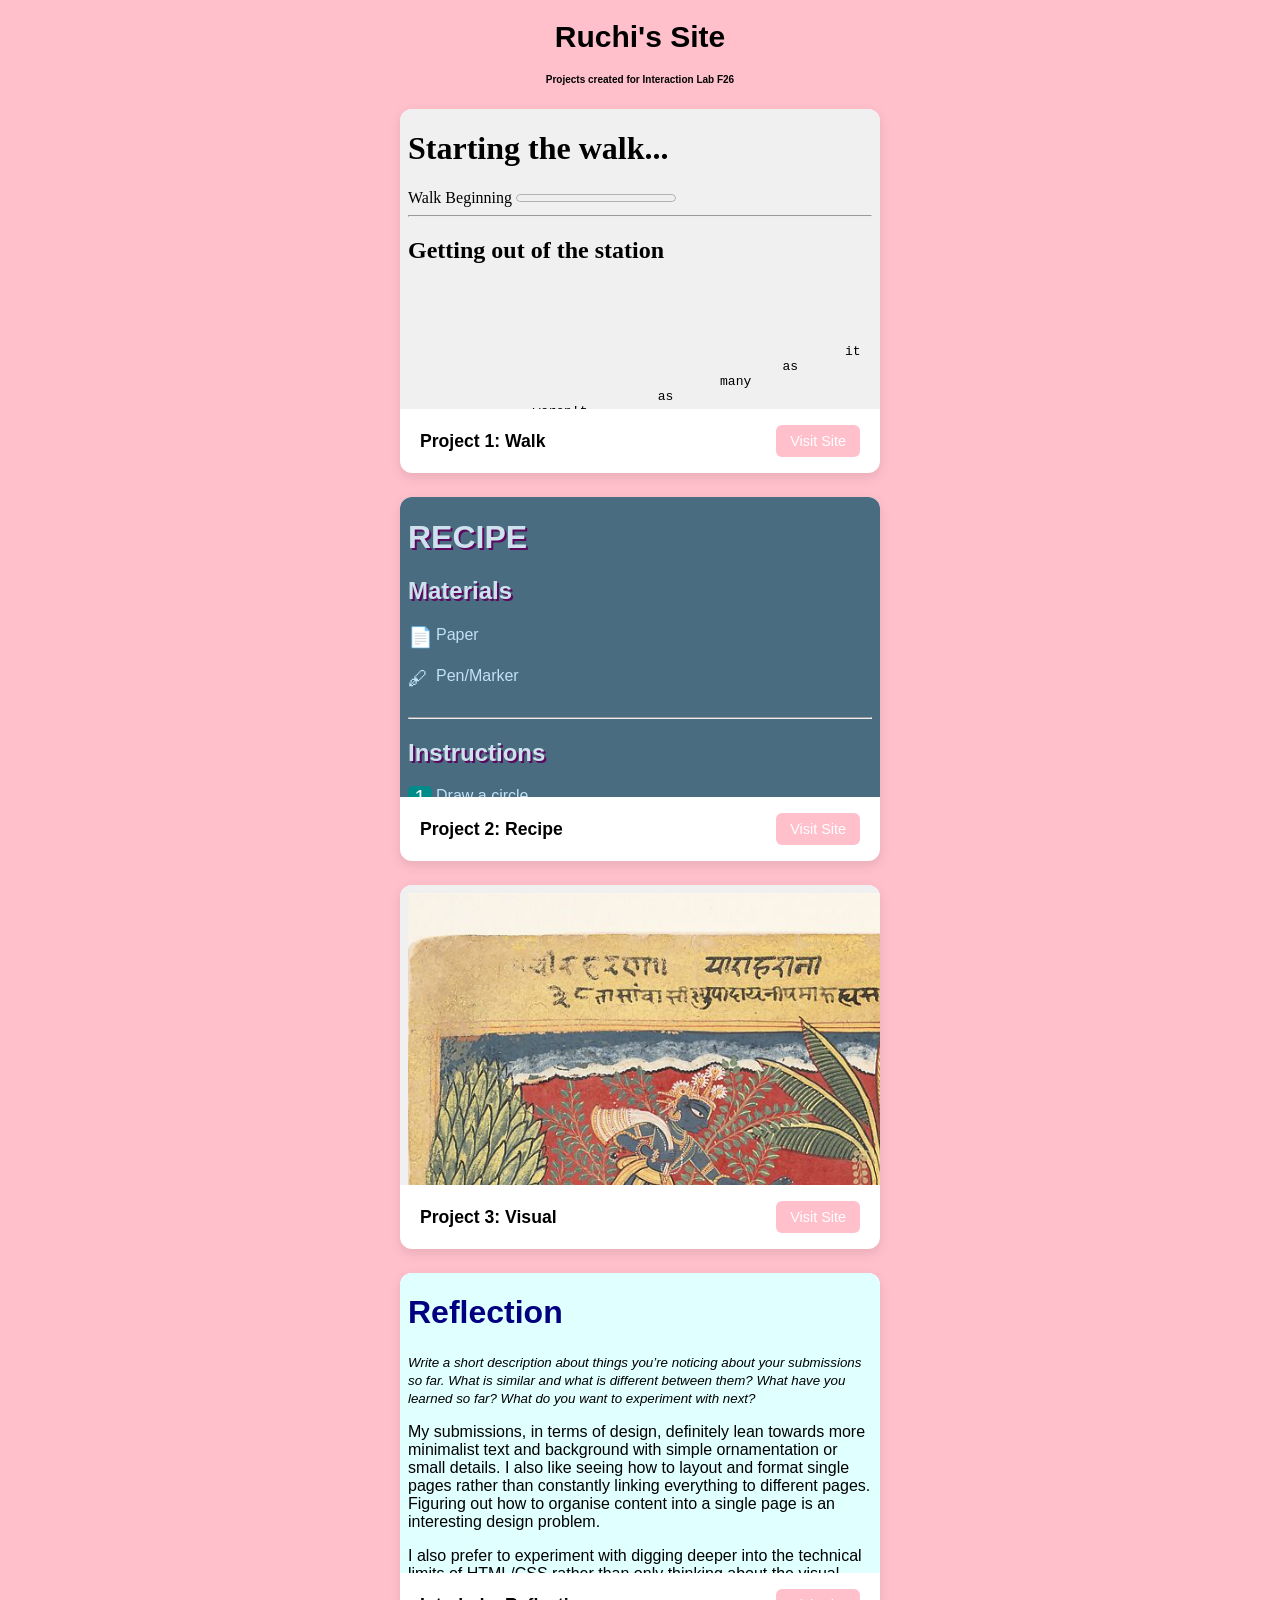
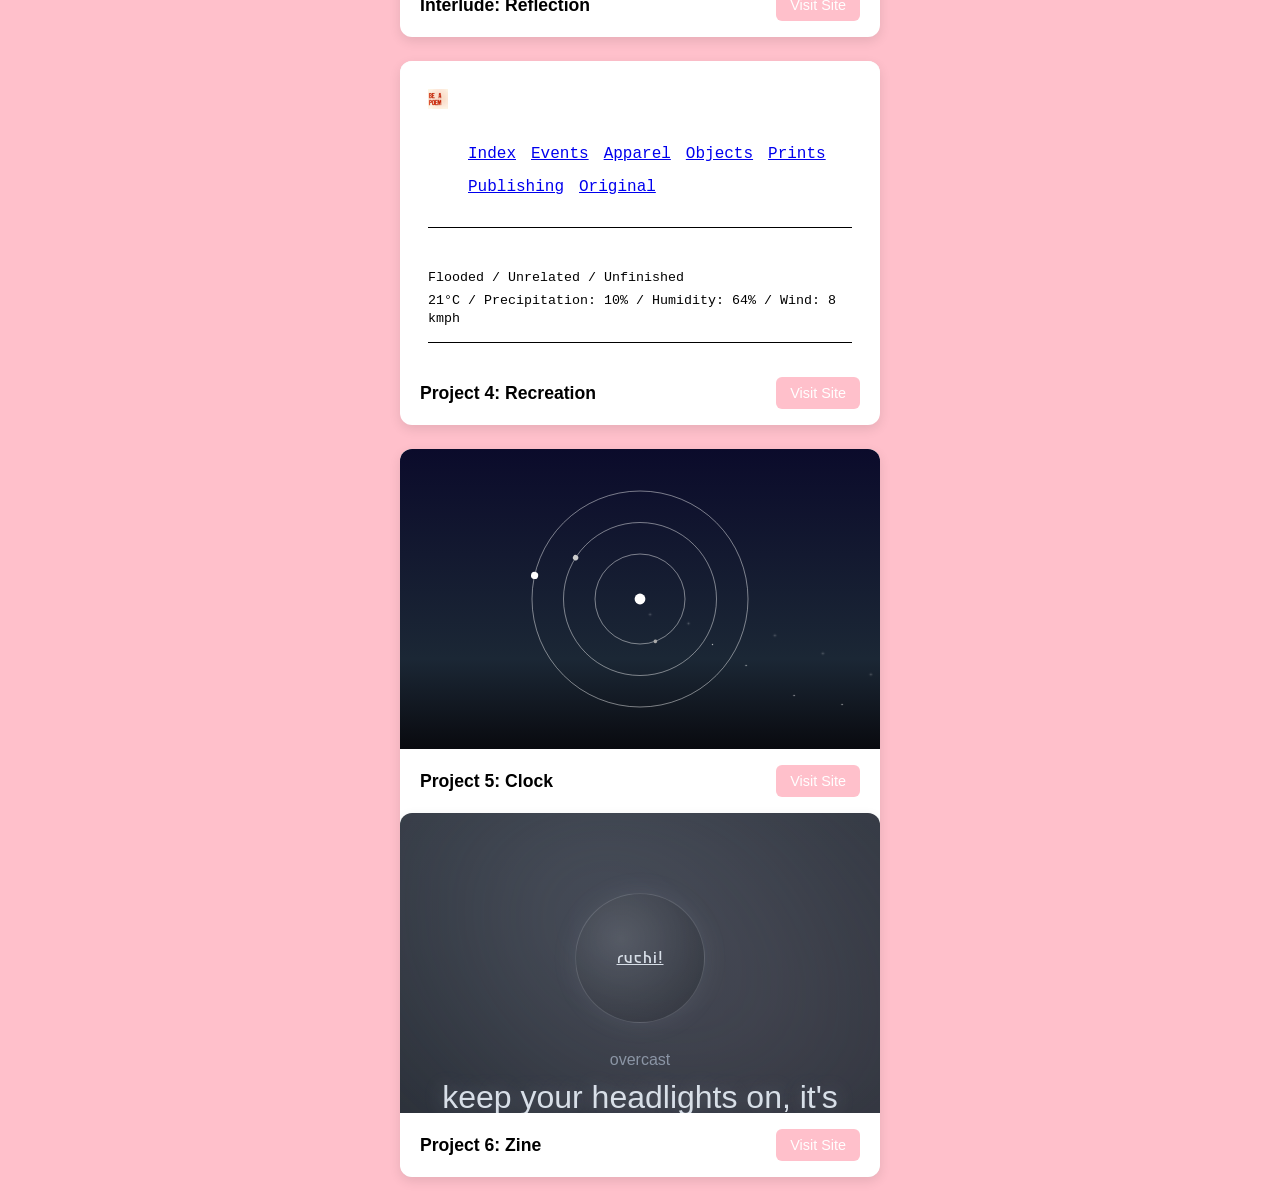
<file: index.html>
<!DOCTYPE html>
<html>
<head>
	<meta charset="utf-8">
	<meta name="viewport" content="width=device-width, initial-scale=1">
<link rel="stylesheet" href="main.css">
<link rel="preconnect" href="https://fonts.googleapis.com">
<link rel="preconnect" href="https://fonts.gstatic.com" crossorigin>
<link href="https://fonts.googleapis.com/css2?family=Orbitron:wght@400..900&display=swap" rel="stylesheet">
	<title>Ruchi's Page</title>

</head>

<body>
	<h1> Ruchi's Site </h1>
	<h2> Projects created for Interaction Lab F26 </h2>

<div class="card-container">

  <div class="vertical-card">
    <div class="card-preview">
      <iframe src="projects/walk/index.html" title="walk" loading="lazy"></iframe>
    </div>
    <div class="card-footer">
      <h3>Project 1: Walk</h3>
      <a href="projects/walk/index.html" target="_blank">Visit Site</a>
    </div>
  </div>

 
  <div class="vertical-card">
    <div class="card-preview">
      <iframe src="projects/recipe/index.html" title="recipe" loading="lazy"></iframe>
    </div>
    <div class="card-footer">
      <h3>Project 2: Recipe</h3>
      <a href="projects/recipe/index.html" target="_blank">Visit Site</a>
    </div>
  </div>

<div class="vertical-card">
    <div class="card-preview">
      <iframe src="projects/visual/index.html" title="recipe" loading="lazy"></iframe>
    </div>
    <div class="card-footer">
      <h3>Project 3: Visual</h3>
      <a href="projects/visual/index.html" target="_blank">Visit Site</a>
    </div>
  </div>

<div class="vertical-card">
    <div class="card-preview">
      <iframe src="projects/reflection/index.html" title="recipe" loading="lazy"></iframe>
    </div>
    <div class="card-footer">
      <h3>Interlude: Reflection</h3>
      <a href="projects/reflection/index.html" target="_blank">Visit Site</a>
    </div>
  </div>
  <div class="vertical-card">
    <div class="card-preview">
      <iframe src="projects/recreation/index.html" title="recreation" loading="lazy"></iframe>
    </div>
    <div class="card-footer">
      <h3>Project 4: Recreation</h3>
      <a href="projects/recreation/index.html" target="_blank">Visit Site</a>
    </div>
  </div>

  <div class="vertical-card">
    <div class="card-preview">
      <iframe src="projects/clock/index.html" title="clock" loading="lazy"></iframe>
    </div>
    <div class="card-footer">
      <h3>Project 5: Clock</h3>
      <a href="projects/clock/index.html" target="_blank">Visit Site</a>
    </div>
      <div class="vertical-card">
    <div class="card-preview">
      <iframe src="projects/zine/index.html" title="clock" loading="lazy"></iframe>
    </div>
    <div class="card-footer">
      <h3>Project 6: Zine</h3>
      <a href="projects/zine/index.html" target="_blank">Visit Site</a>
    </div>
    



</div>
</body>
</html>
</file>
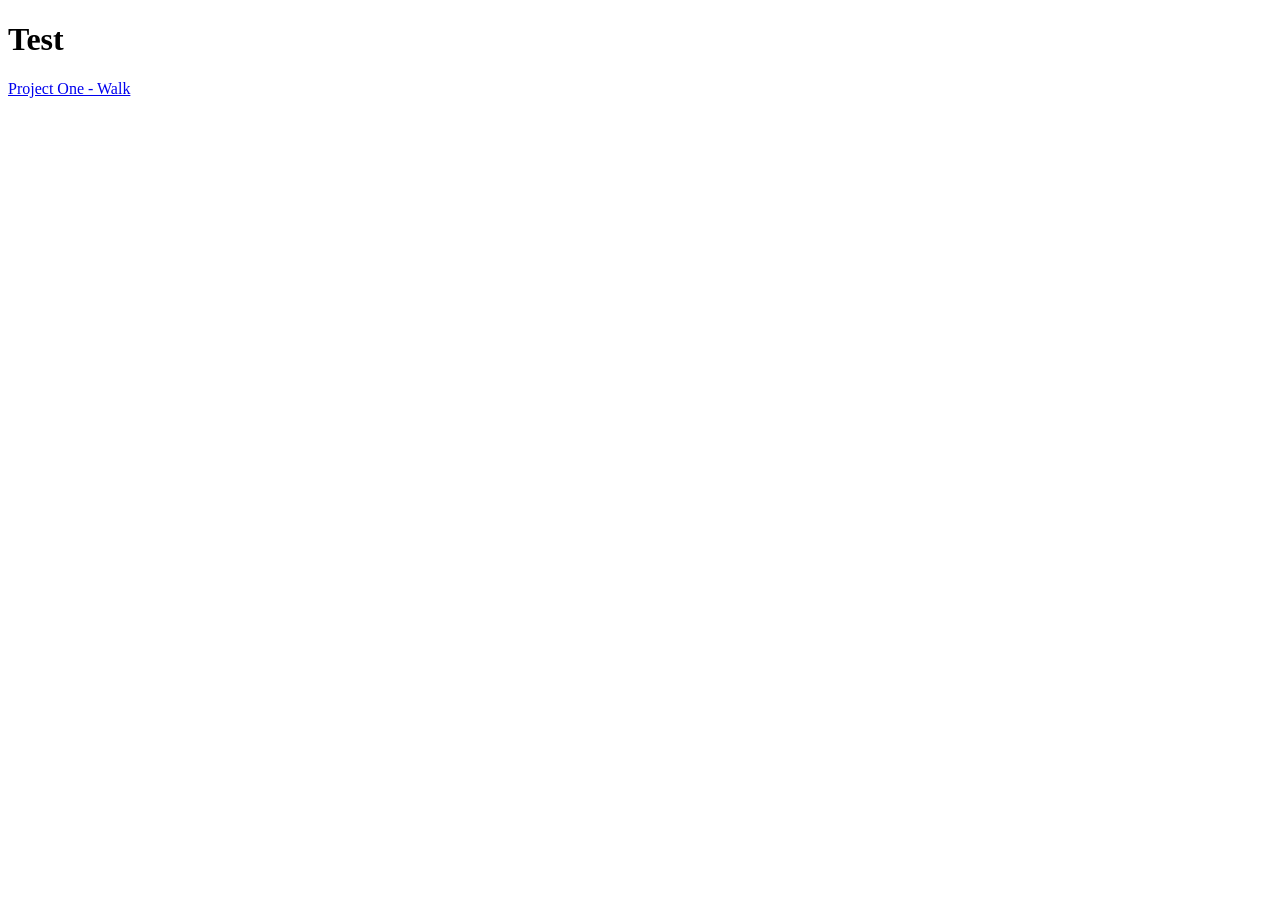
<file: projects/index.html>
<!DOCTYPE html>
<html>
<head>
	<meta charset="utf-8">
	<meta name="viewport" content="width=device-width, initial-scale=1">
	<title>Ruchi's Masterlist</title>
</head>
<body>
	<h1> Test </h1>
<a href="walk/index.html"> Project One - Walk </a>
</body>
</html>
</file>
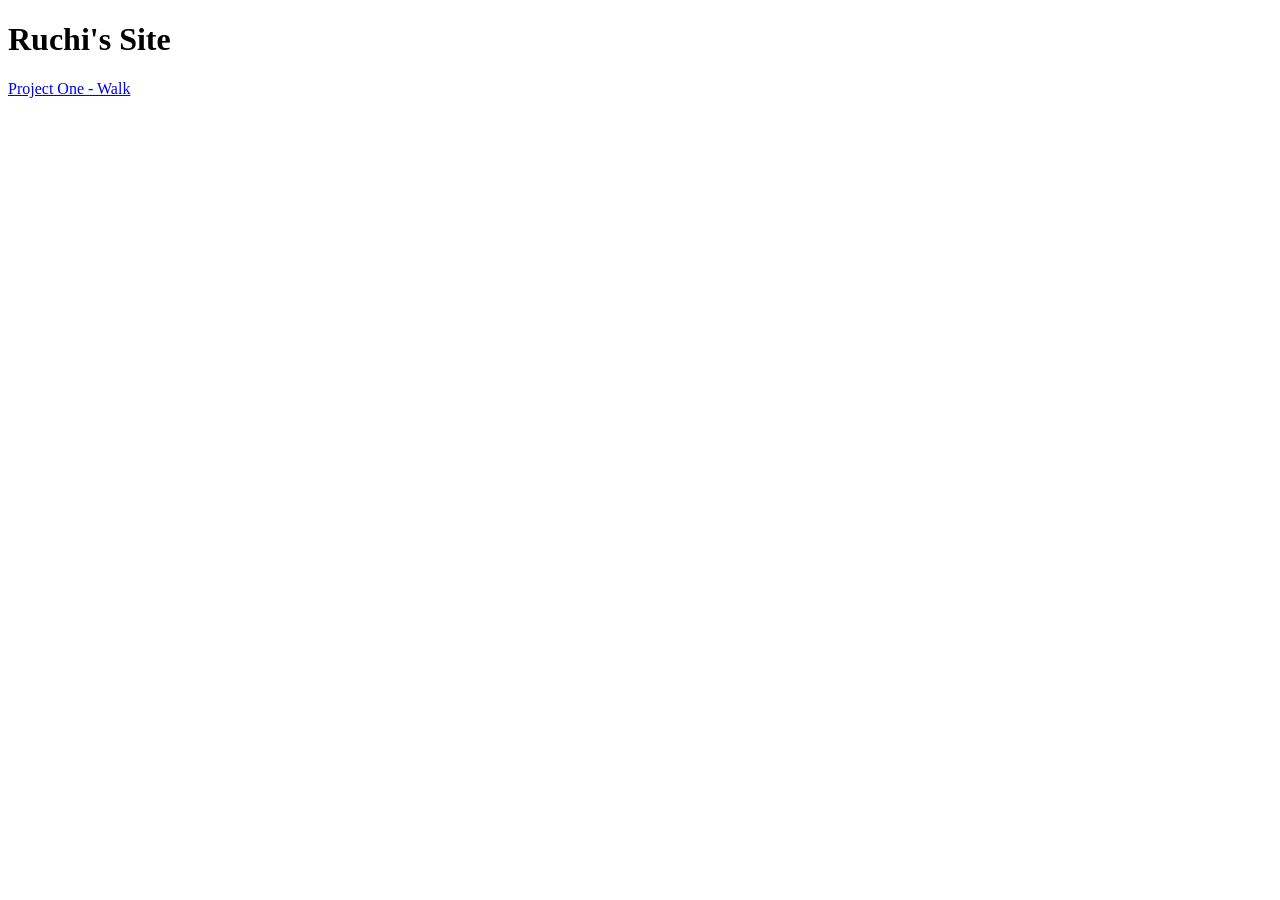
<file: ruchi_cif26/index.html>
<!DOCTYPE html>
<html>
<head>
	<meta charset="utf-8">
	<meta name="viewport" content="width=device-width, initial-scale=1">
	<title>My Page</title>
	<h1> Ruchi's Site </h1>
	<a href="projects/walk/index.html"> Project One - Walk </a>
</head>
<body>

</body>
</html>
</file>
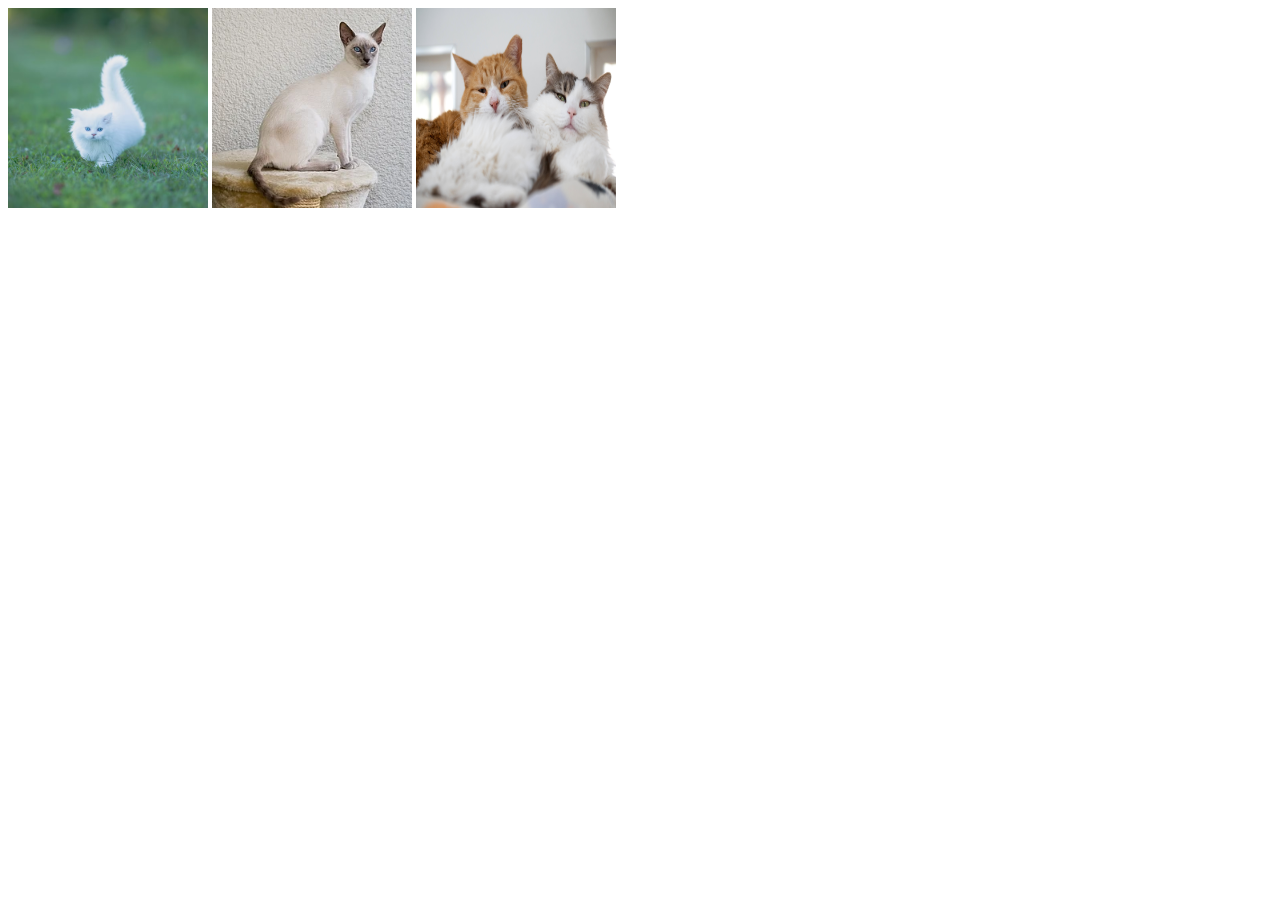
<file: exercises/flexboxpractice/index.html>
<!DOCTYPE html>
<html>
<head>
	<meta charset="utf-8">
	<meta name="viewport" content="width=device-width, initial-scale=1">
	<title></title>
</head>
<body>
<div class="image-row">
 <img src="assets/cat1.jpg" width="200px" height="200px">
 <img src="assets/cat2.jpg" width="200px" height="200px">
 <img src="assets/cat3.jpg" width="200px" height="200px">
</div>
</body>
</html>
</file>
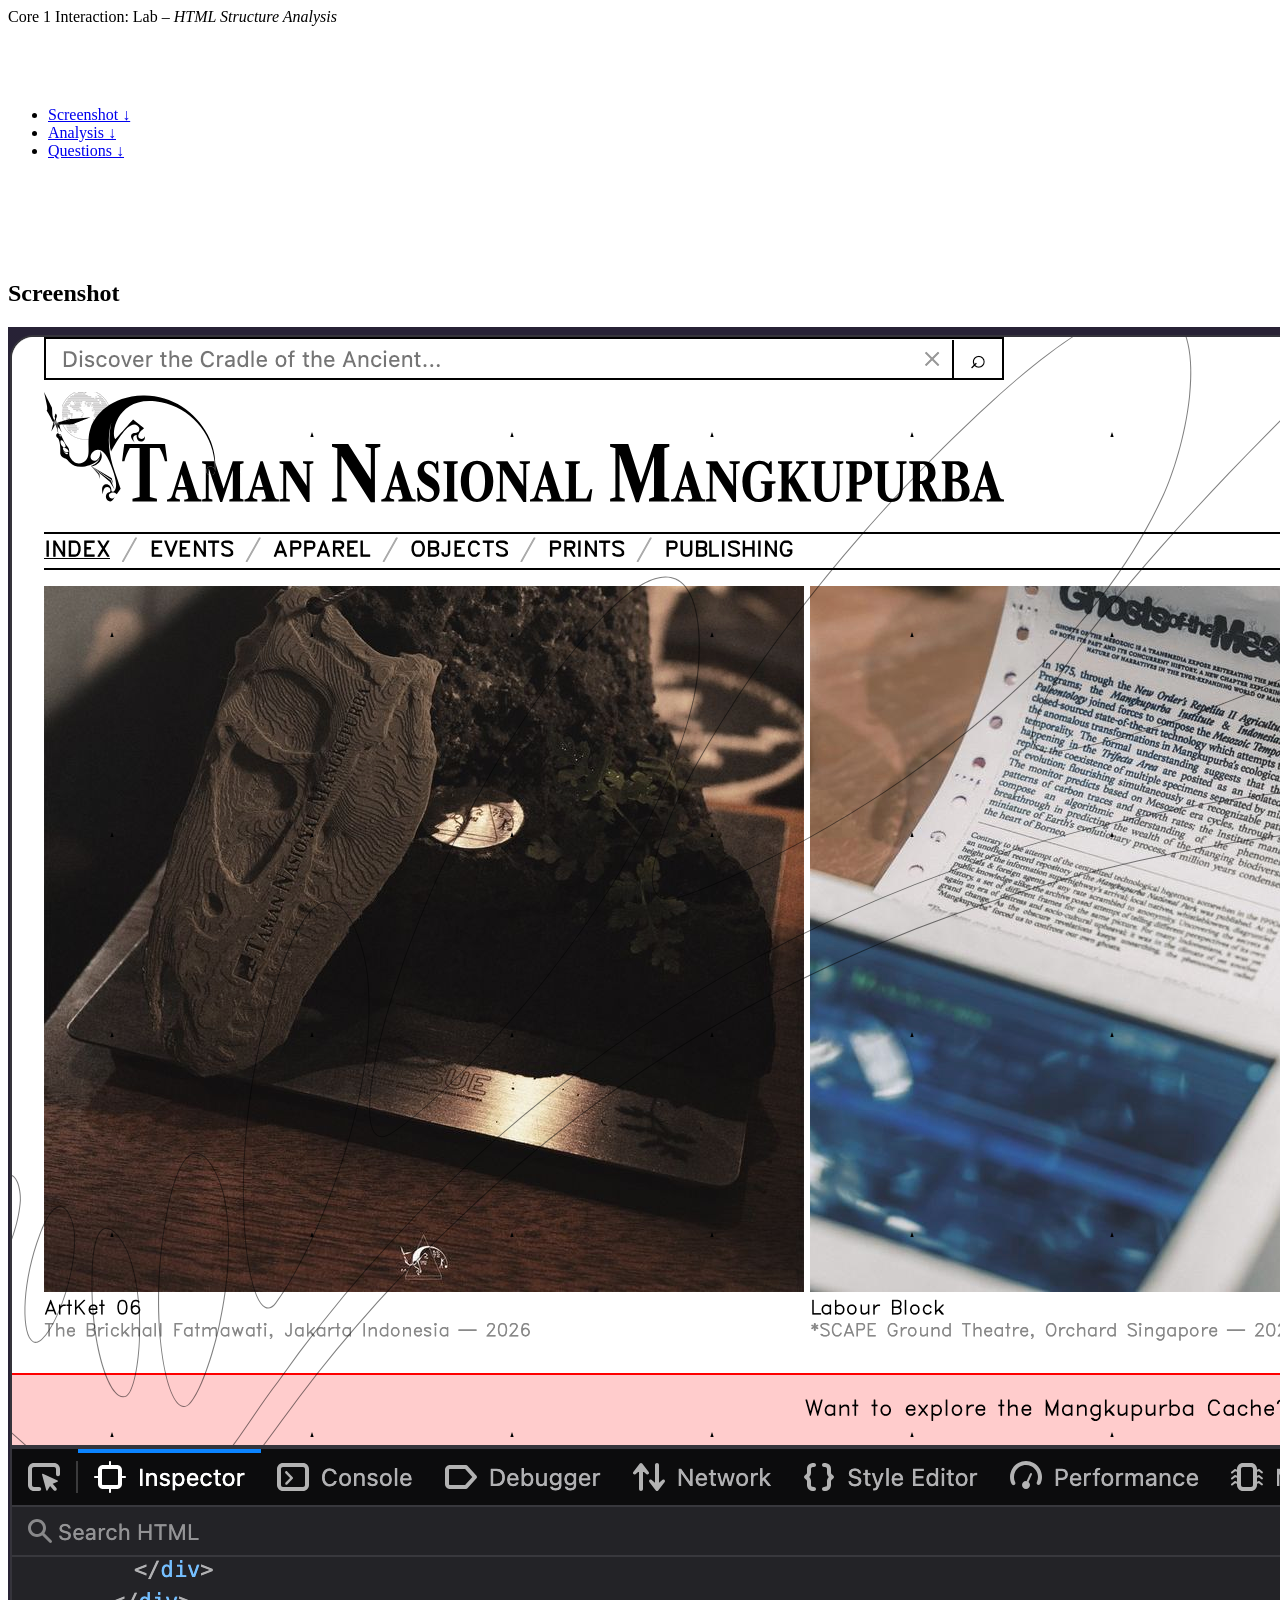
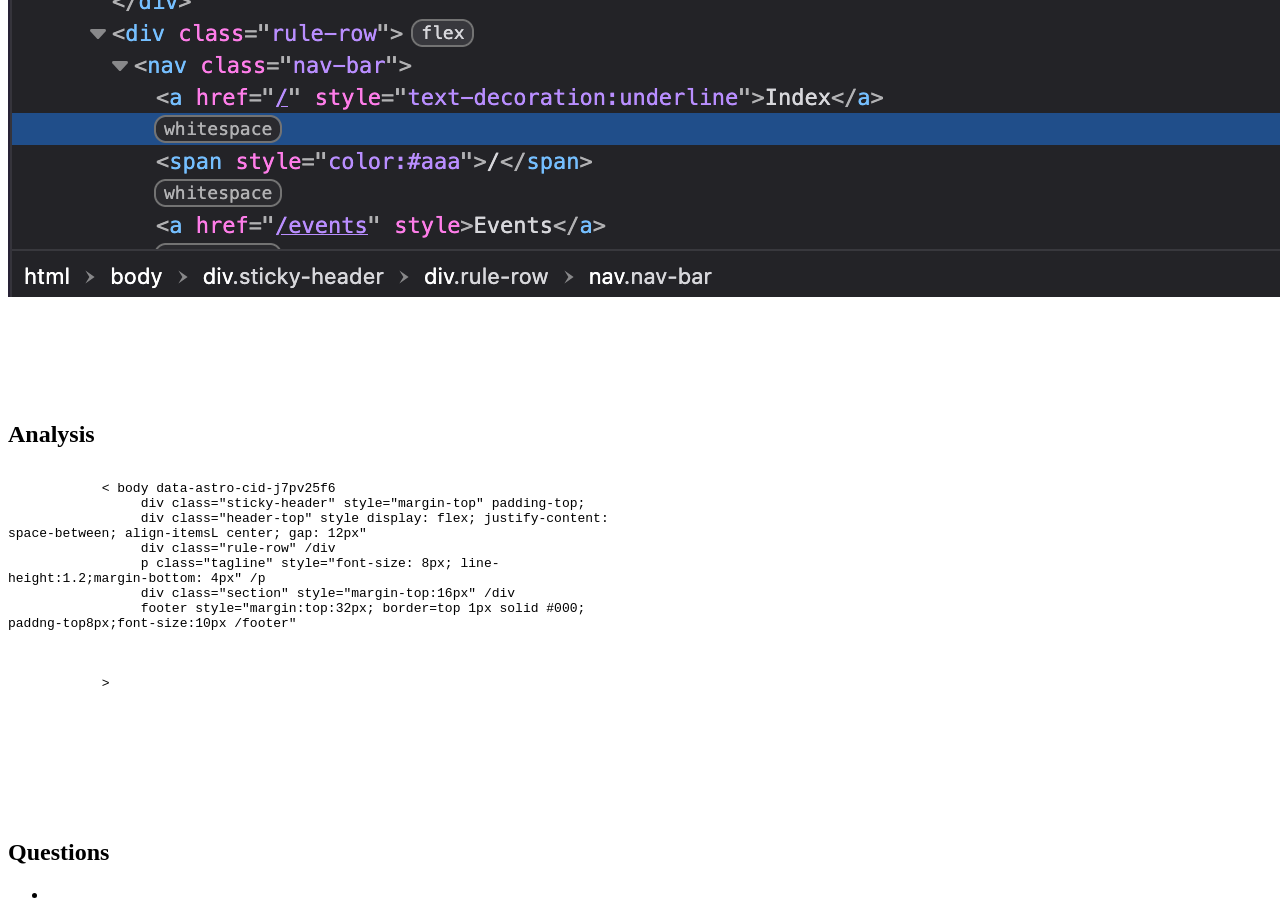
<file: exercises/html-css-structure-analysis/index.html>
<!DOCTYPE html>
<html>
  <head>
    <meta charset="utf-8">

    <title>HTML Structure Analysis</title>
    <meta name="viewport" content="width=device-width, initial-scale=1">
    <link rel="stylesheet" type="text/css" href="main.css">
  </head>
  <body>
    <header>
      Core 1 Interaction: Lab –&nbsp;<em>HTML Structure Analysis</em>
    </header>
    <section id="table-of-contents">
      <ul>
        <li><a href="#screenshot">Screenshot ↓</a></li>
        <li><a href="#analysis">Analysis ↓</a></li>
        <li><a href="#questions">Questions ↓</a></li>
      </ul>
    </section>
    <section id="screenshot">
      <h2>Screenshot</h2>
      <img src="assets/screenshot.png">
    </section>
    <section id="analysis">
      <h2>Analysis</h2>
      <div class="grid-col-2">
        <div>
          <pre id="analysis--simplified-html">
            &lt; body data-astro-cid-j7pv25f6 
                 div class="sticky-header" style="margin-top" padding-top;
                 div class="header-top" style display: flex; justify-content: space-between; align-itemsL center; gap: 12px"
                 div class="rule-row" /div
                 p class="tagline" style="font-size: 8px; line-height:1.2;margin-bottom: 4px" /p
                 div class="section" style="margin-top:16px" /div
                 footer style="margin:top:32px; border=top 1px solid #000; paddng-top8px;font-size:10px /footer"



            &gt;
          </pre>
        </div>
        <div id="analysis--text">
          <!-- TODO: <p>Write a response!</p> -->
        </div>
      </div>
    </section>
    <section id="questions">
      <h2>Questions</h2>

      <ul>
        <li>
          <!-- TODO: Ask a question! -->
        </li>
      </ul>
    </section>
  </body>
</html>
</file>
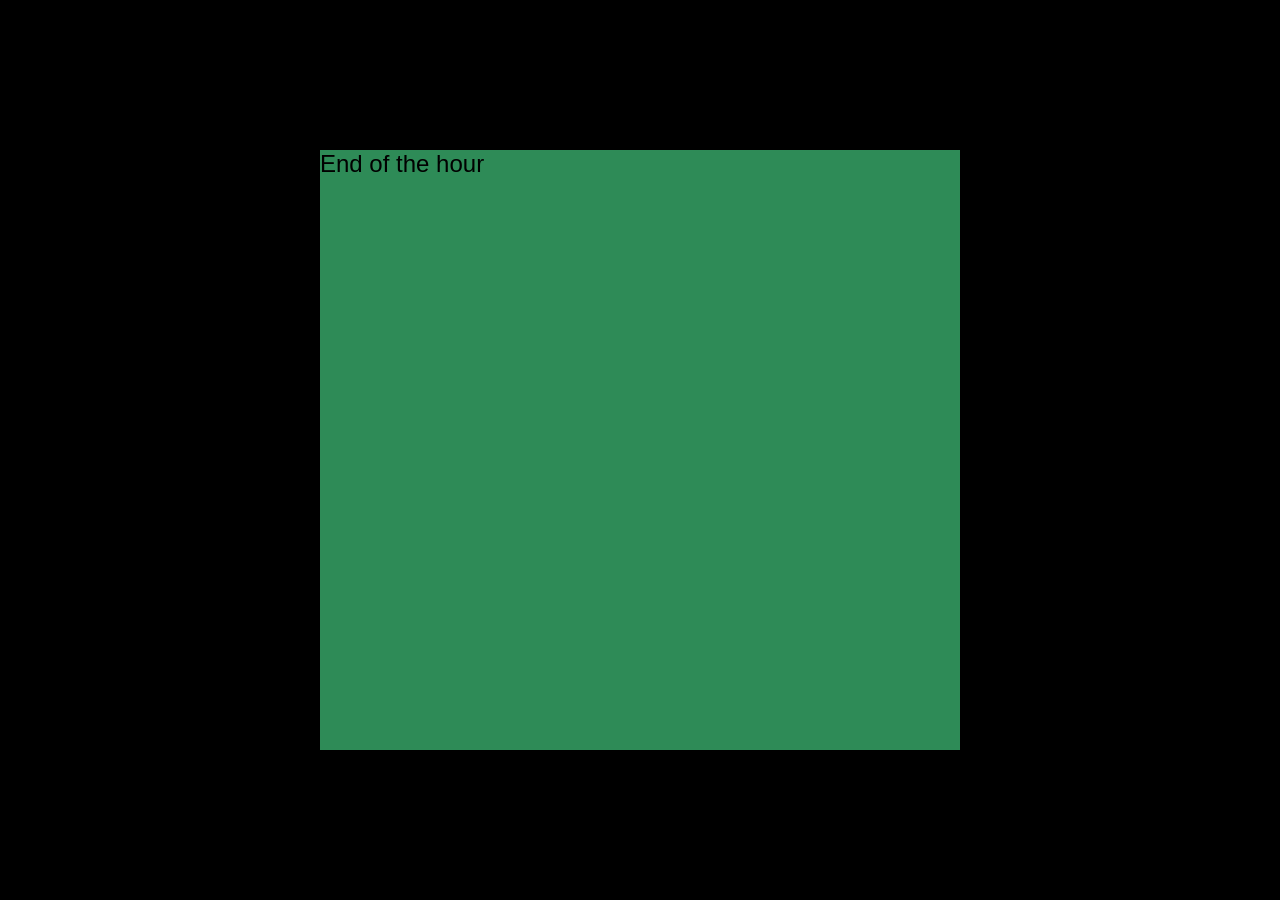
<file: exercises/js_nov10/index.html>
<!DOCTYPE html>
<html>
<head>
  <meta charset="utf-8">
  <meta name="viewport" content="width=device-width, initial-scale=1">
  <link rel="stylesheet" type="text/css" href="main.css">
  <title>Starter Template 2.5: Change with Seconds and Minutes</title>
</head>
<body>
  <div class="wrapper">
    <div class="mover">
      <p class="message"></p>
    </div>
  </div>
  <script src="main.js" type="text/javascript"></script>
</body>
</html>
</file>
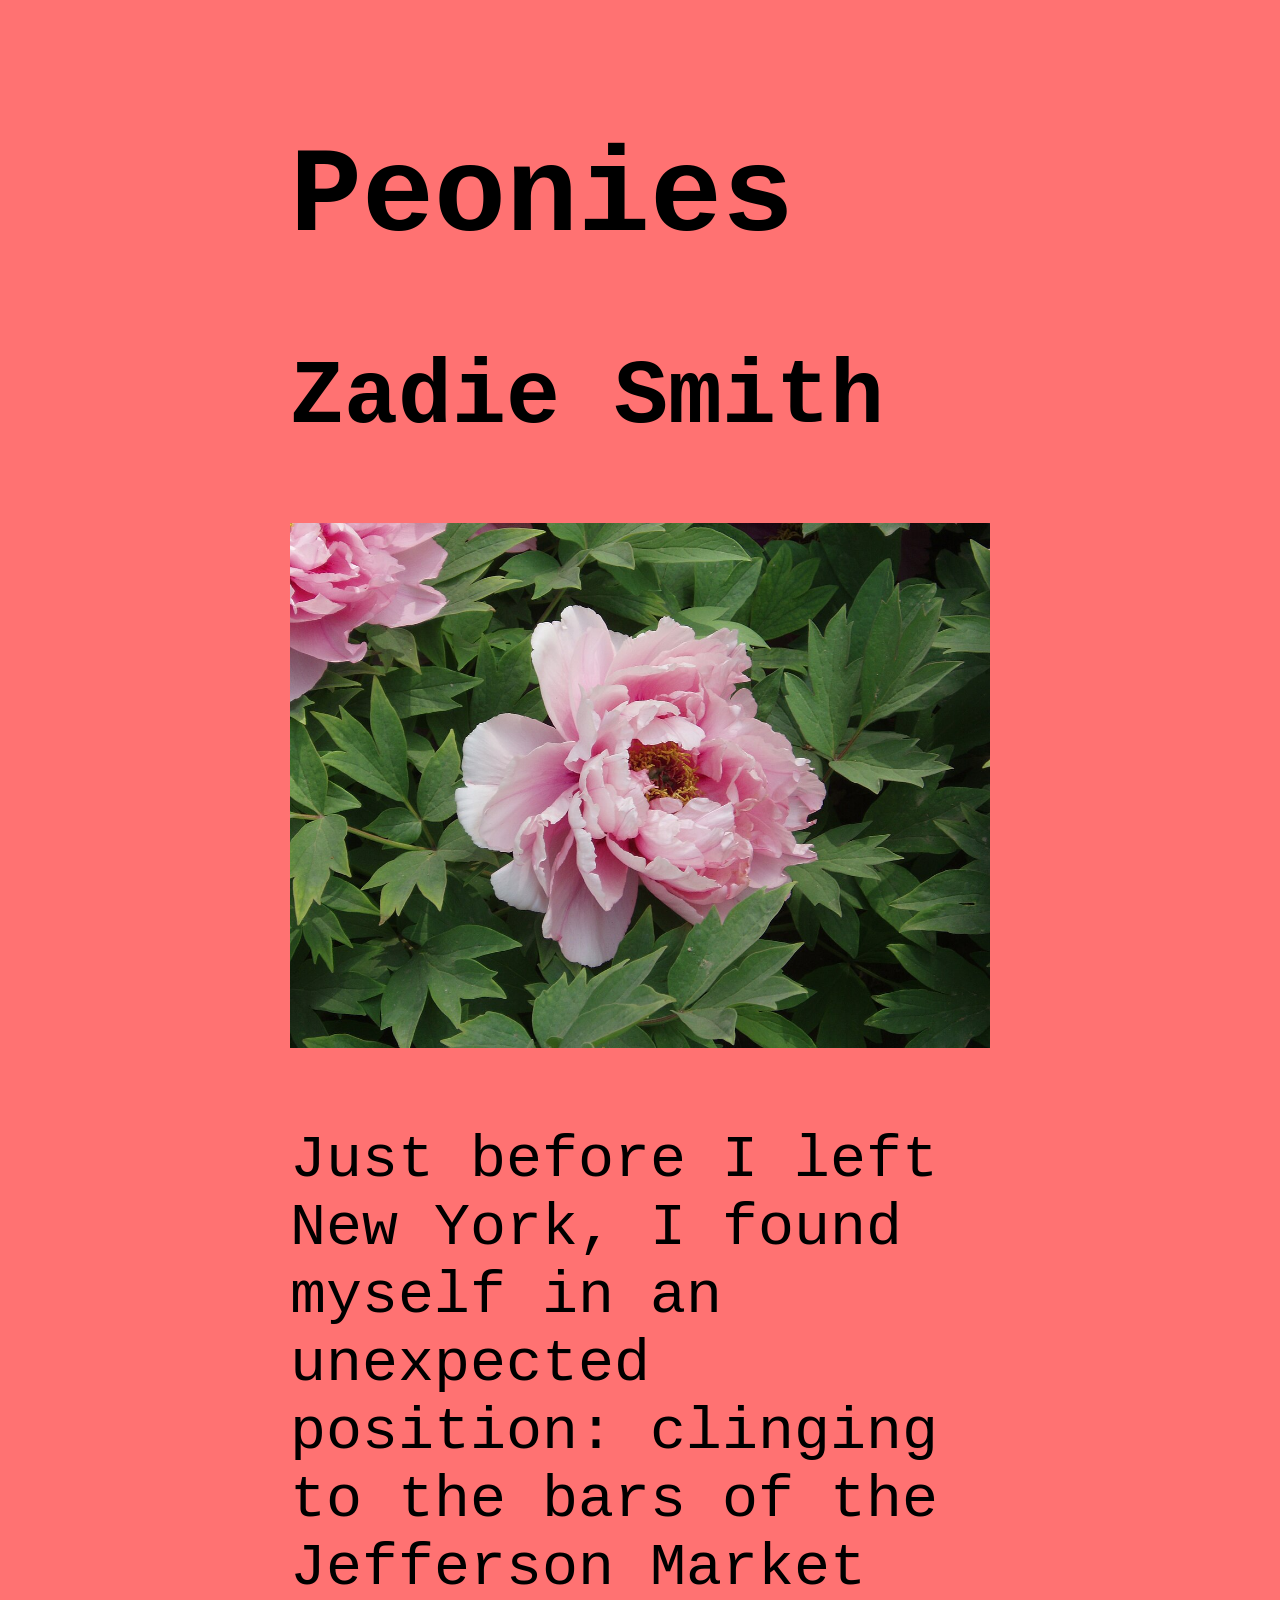
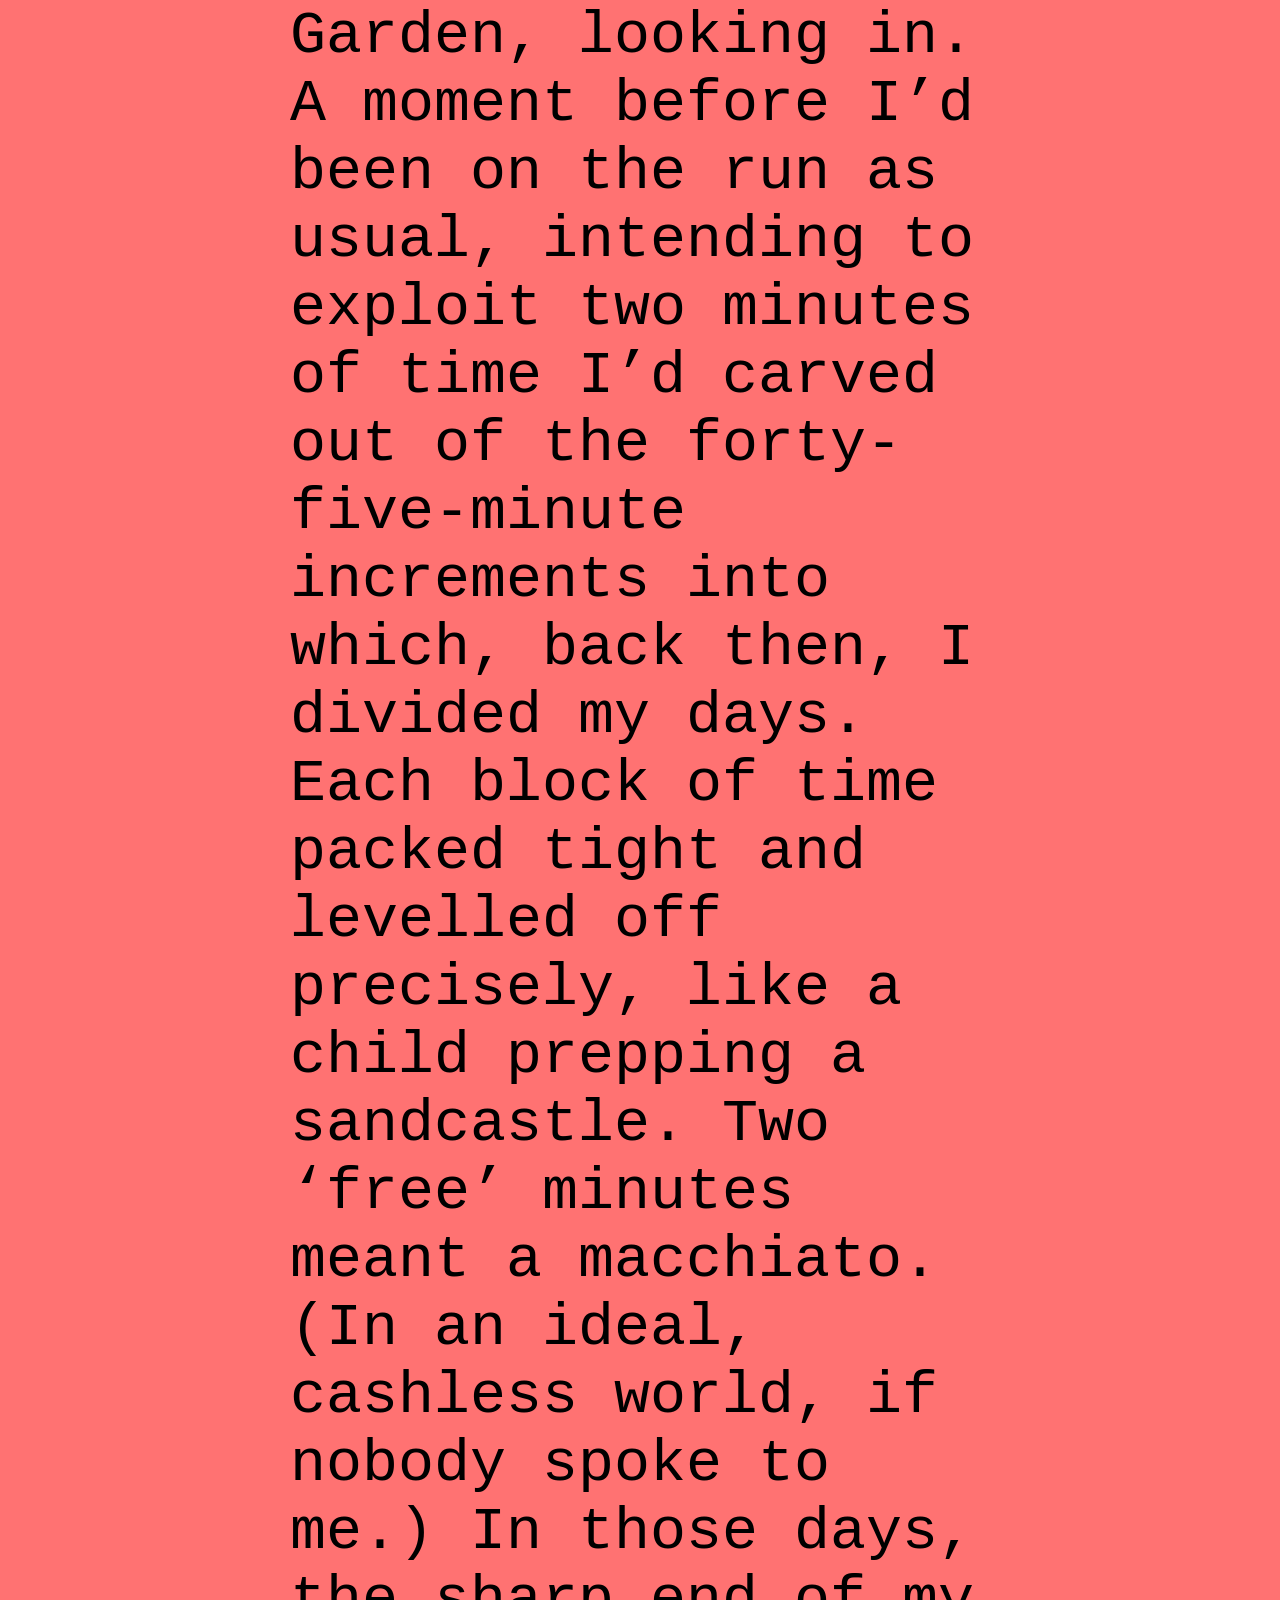
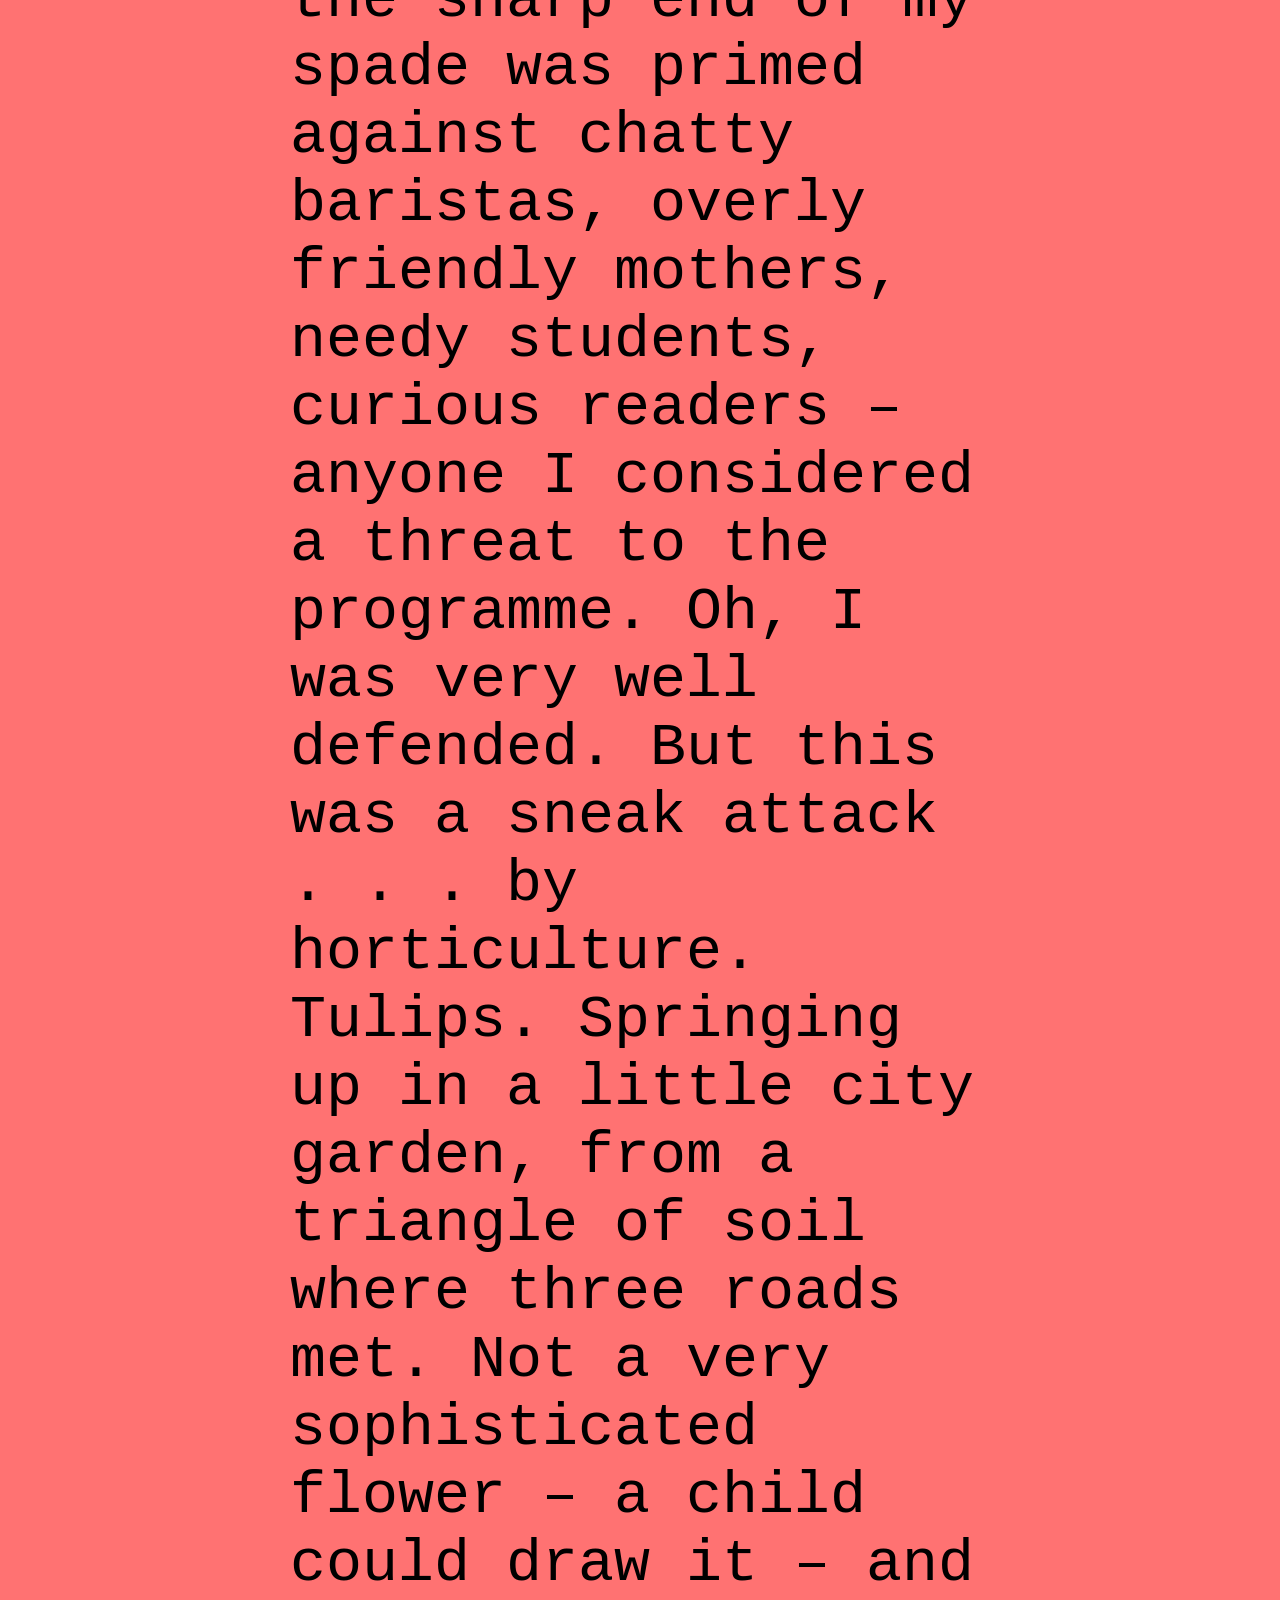
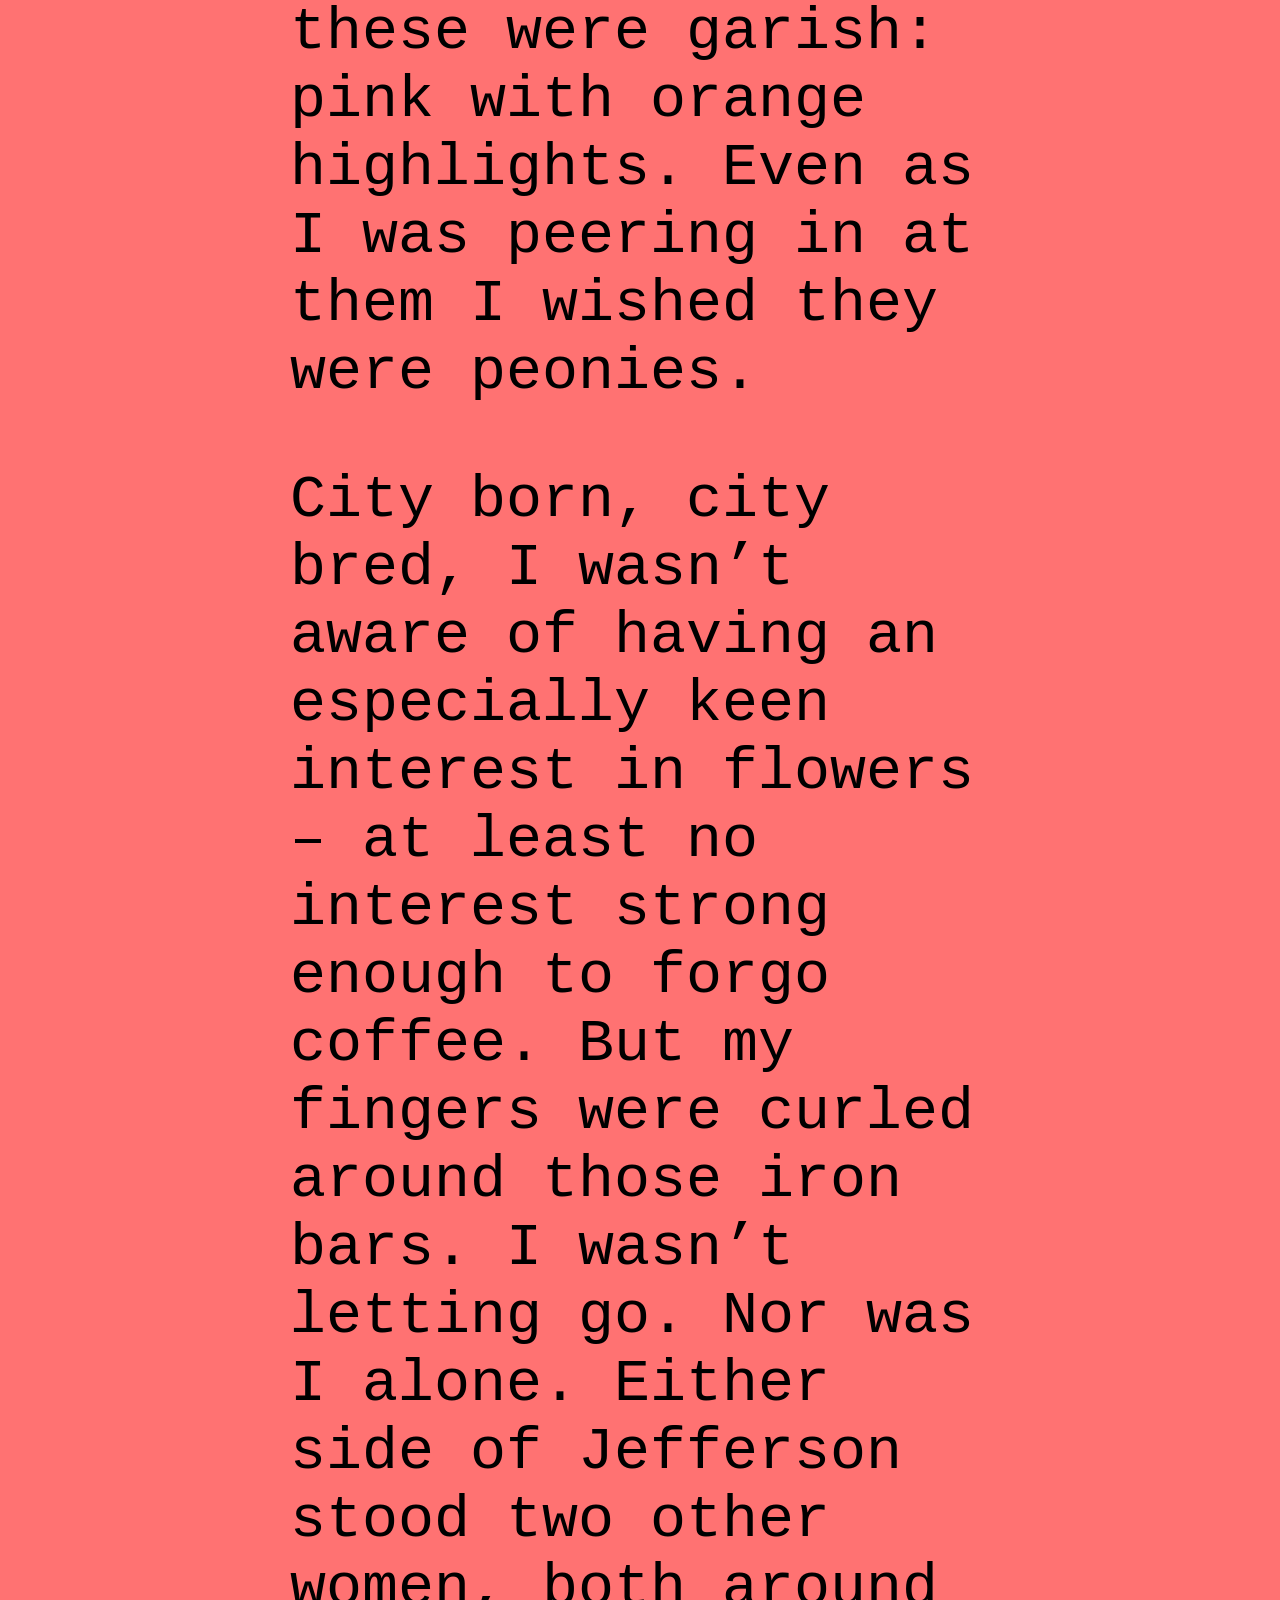
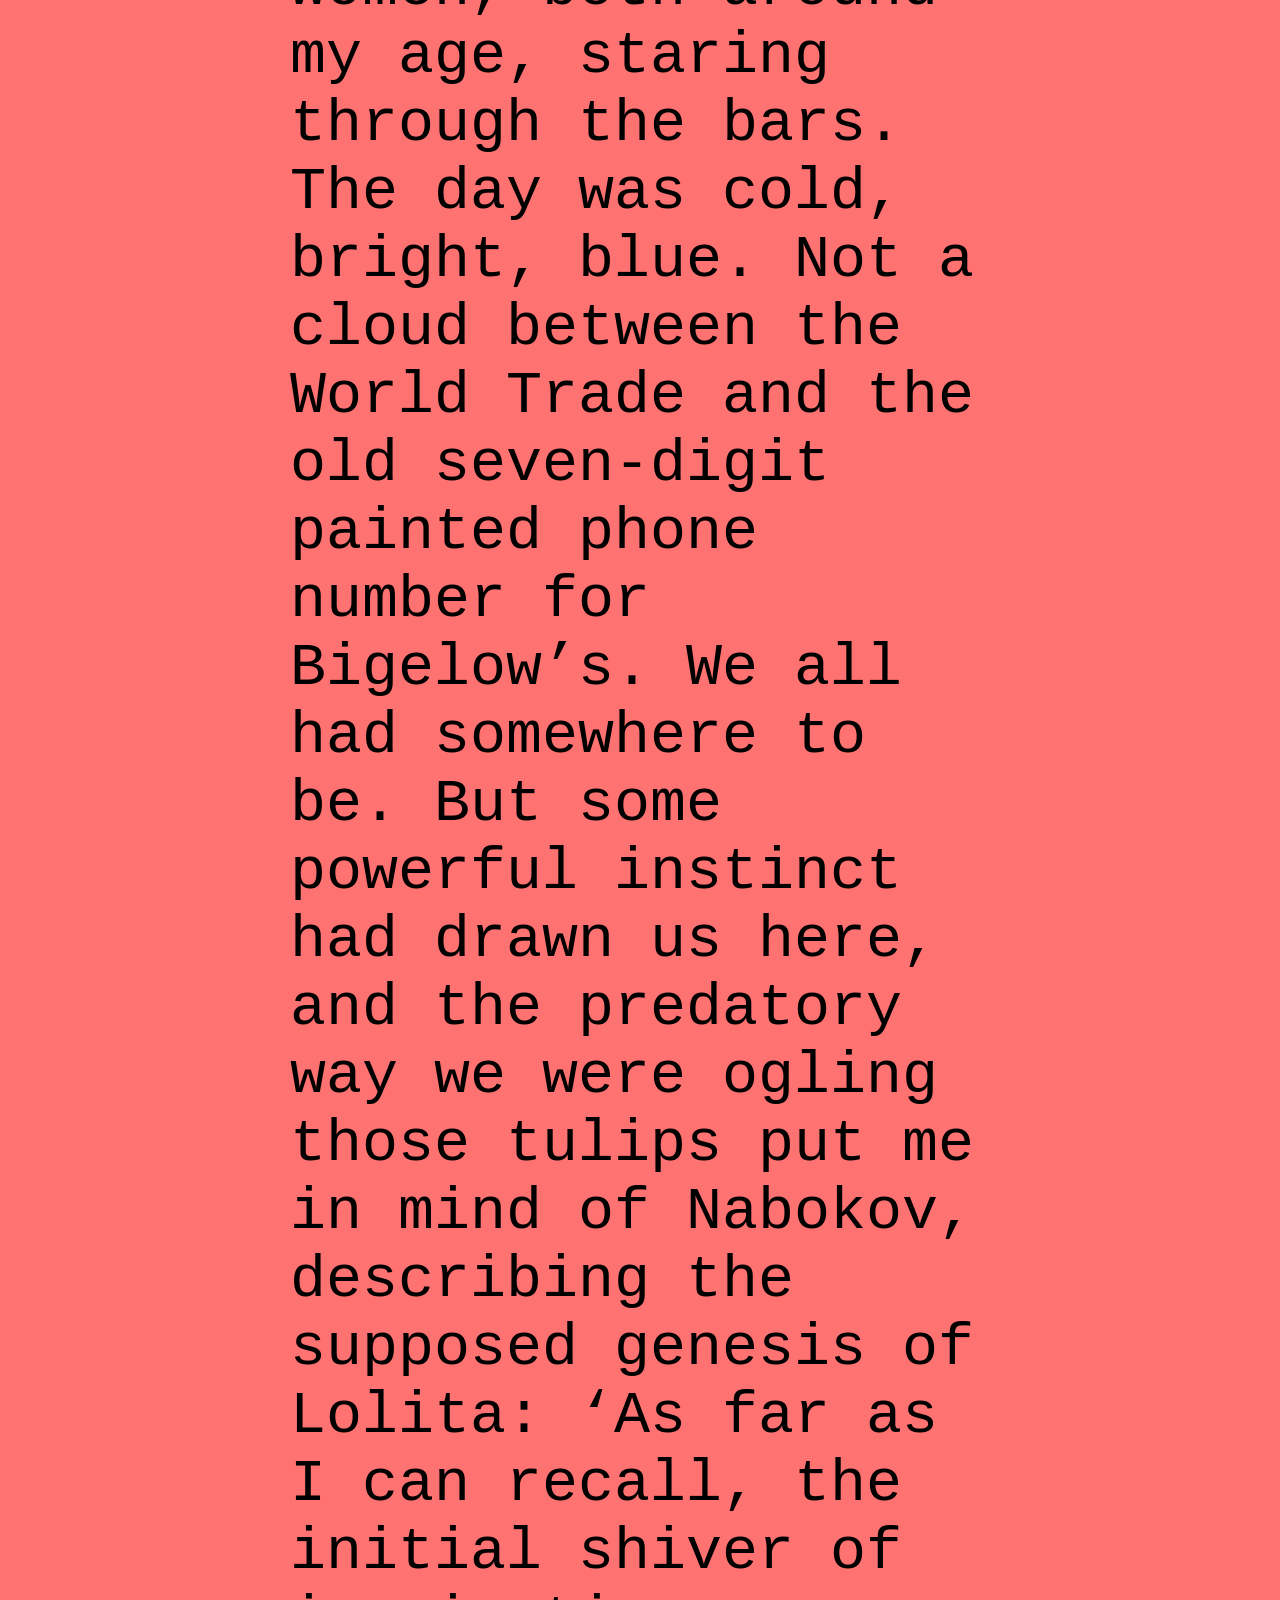
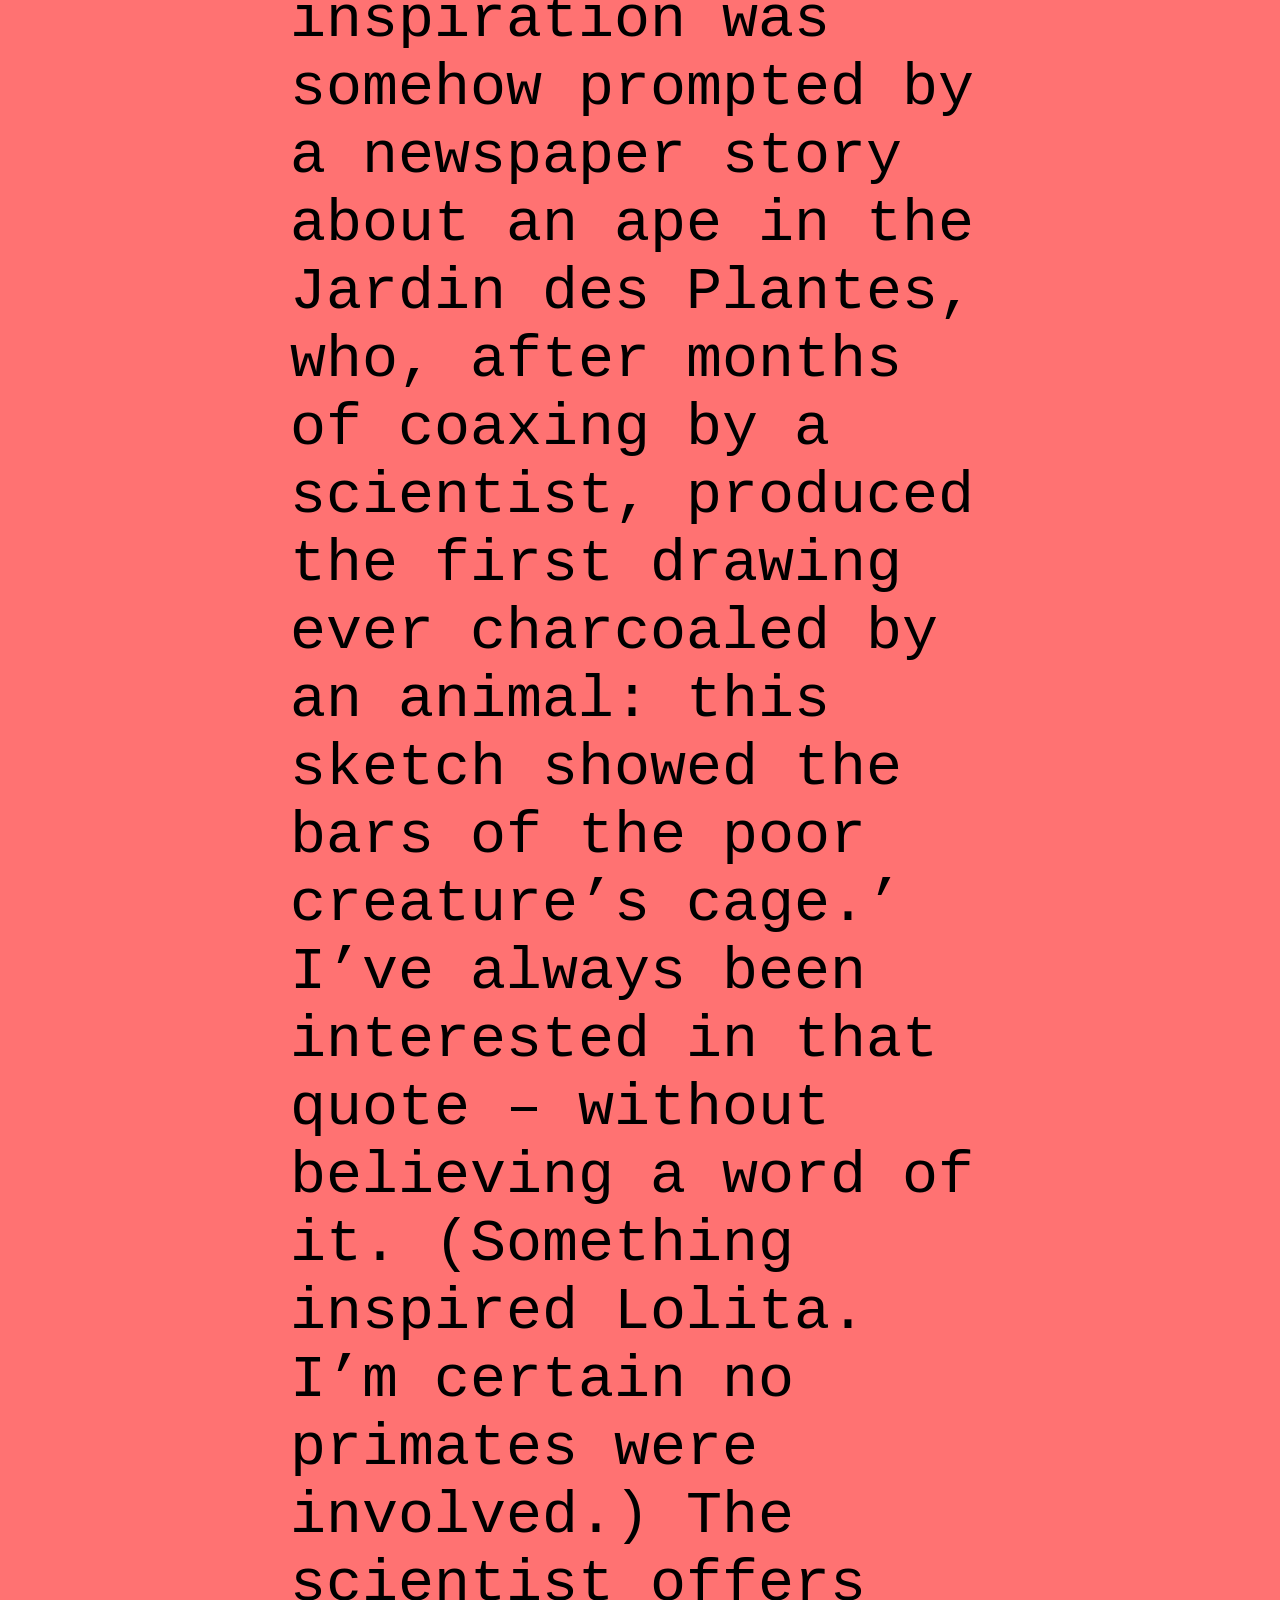
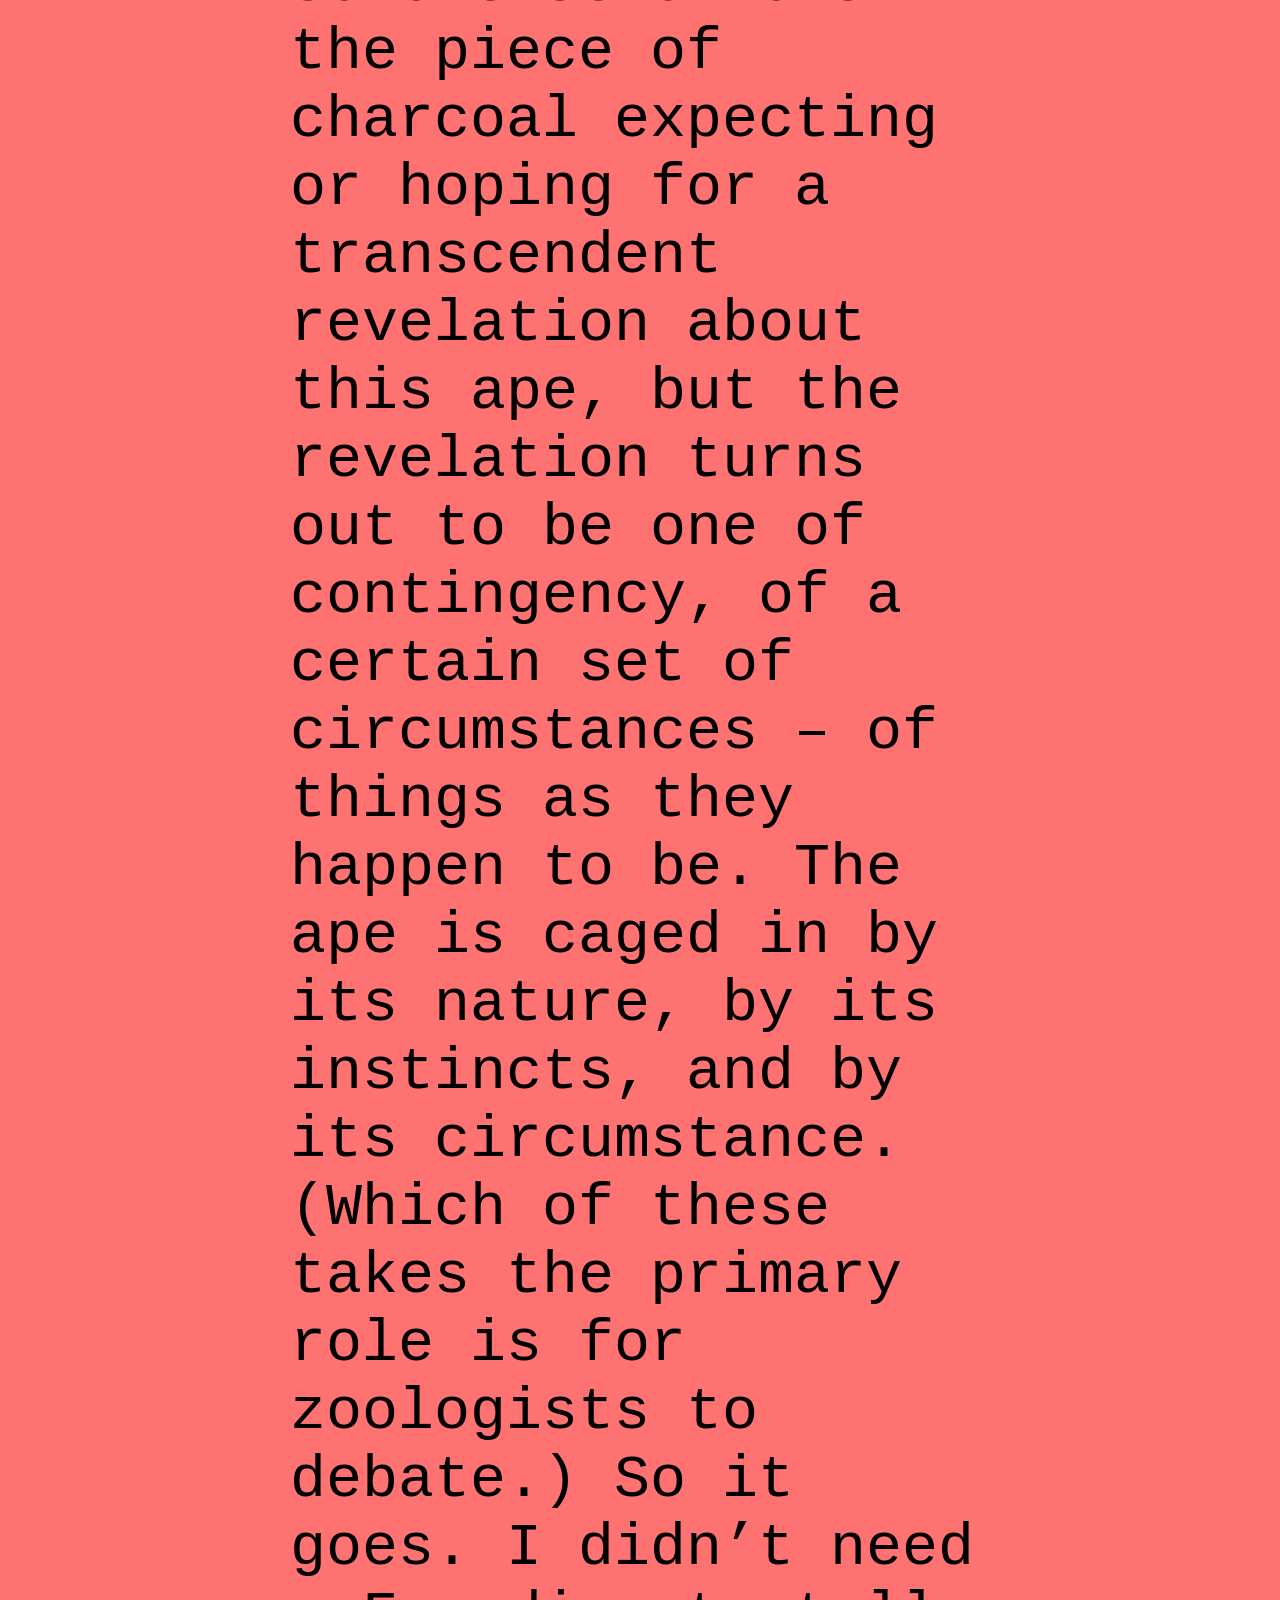
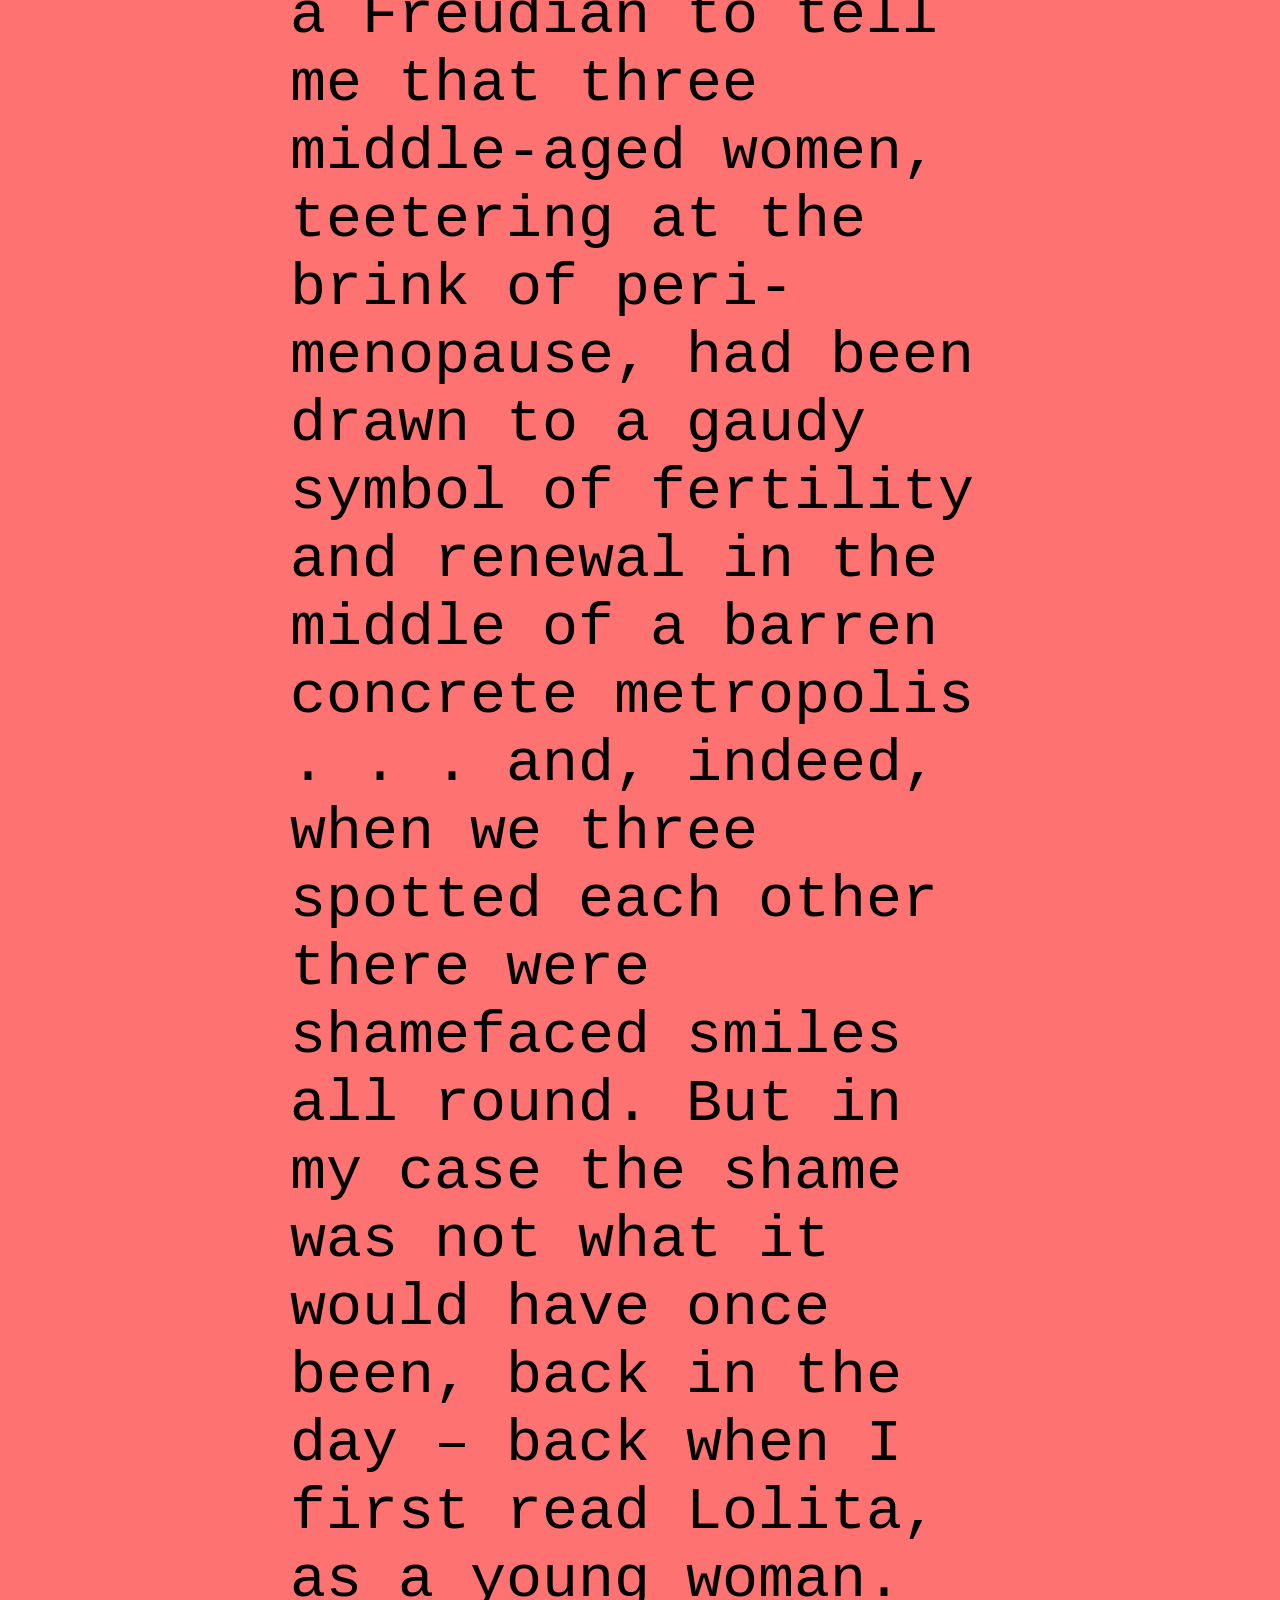
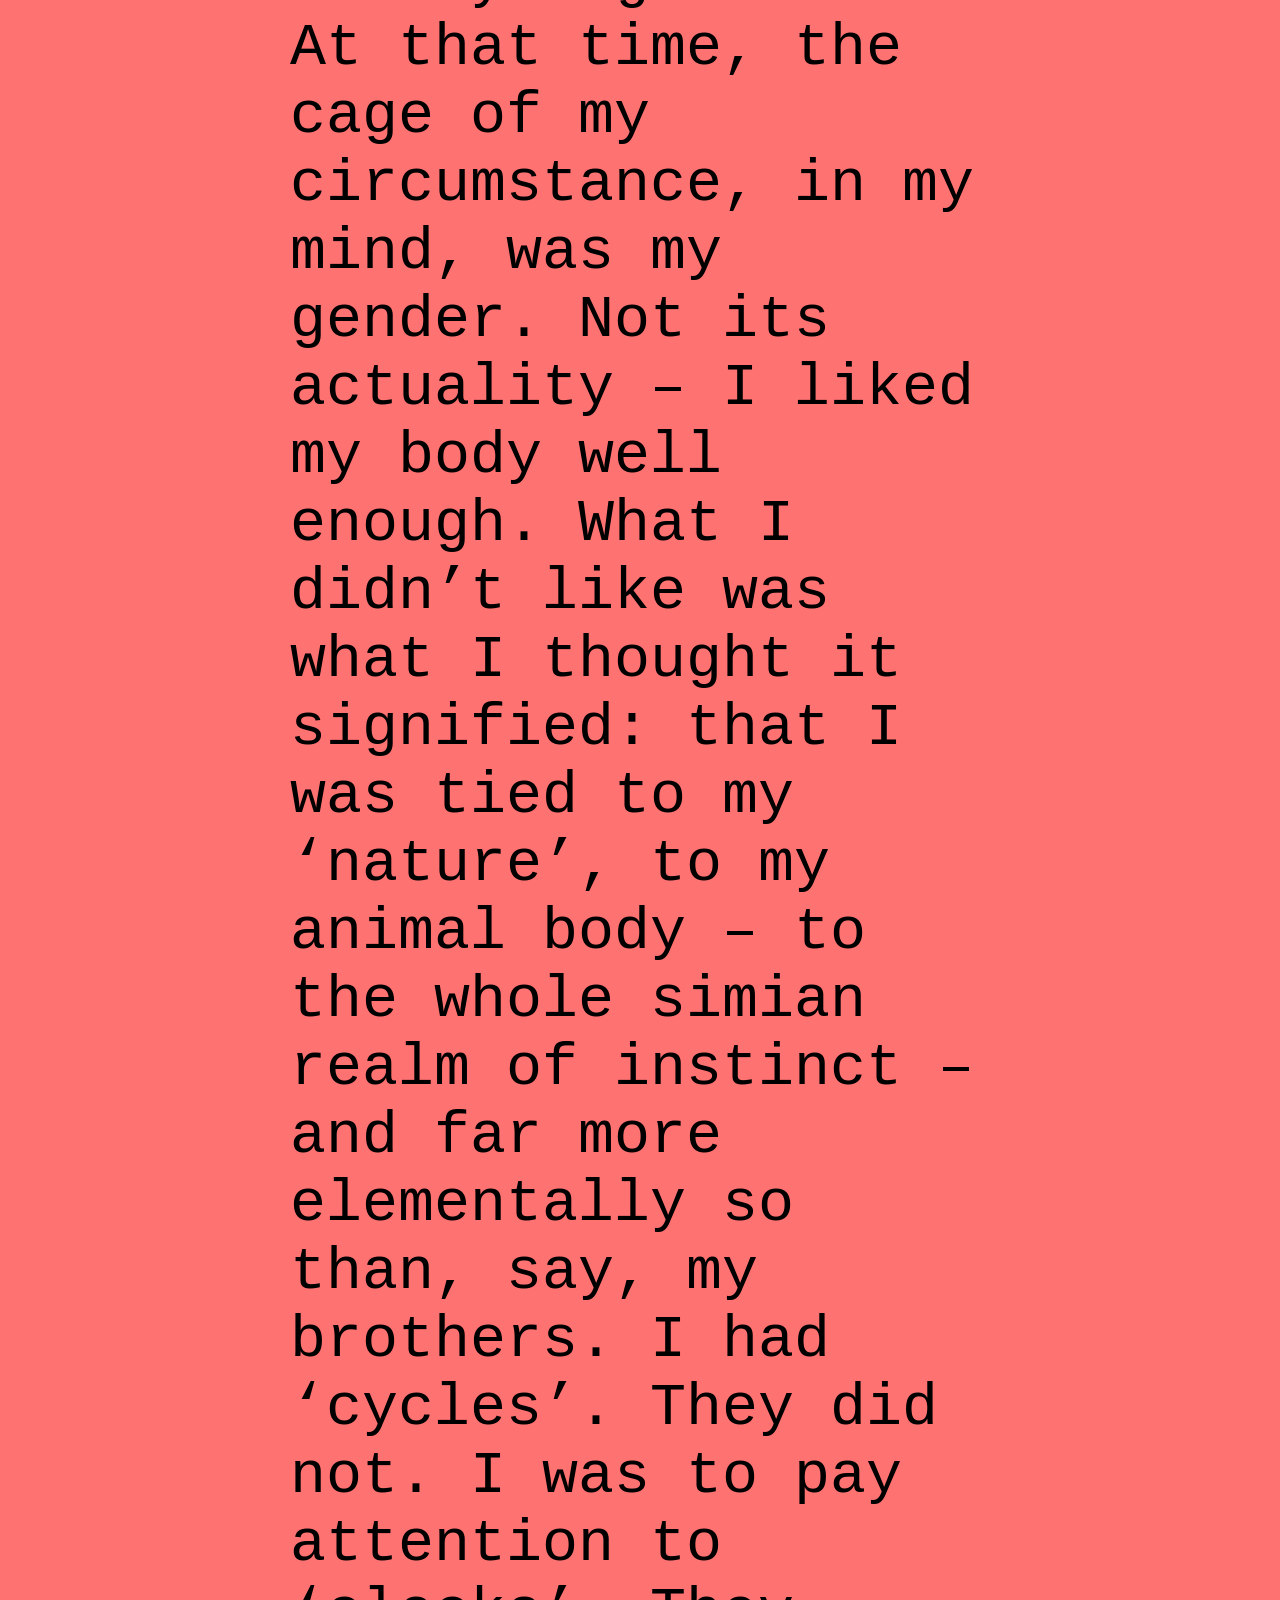
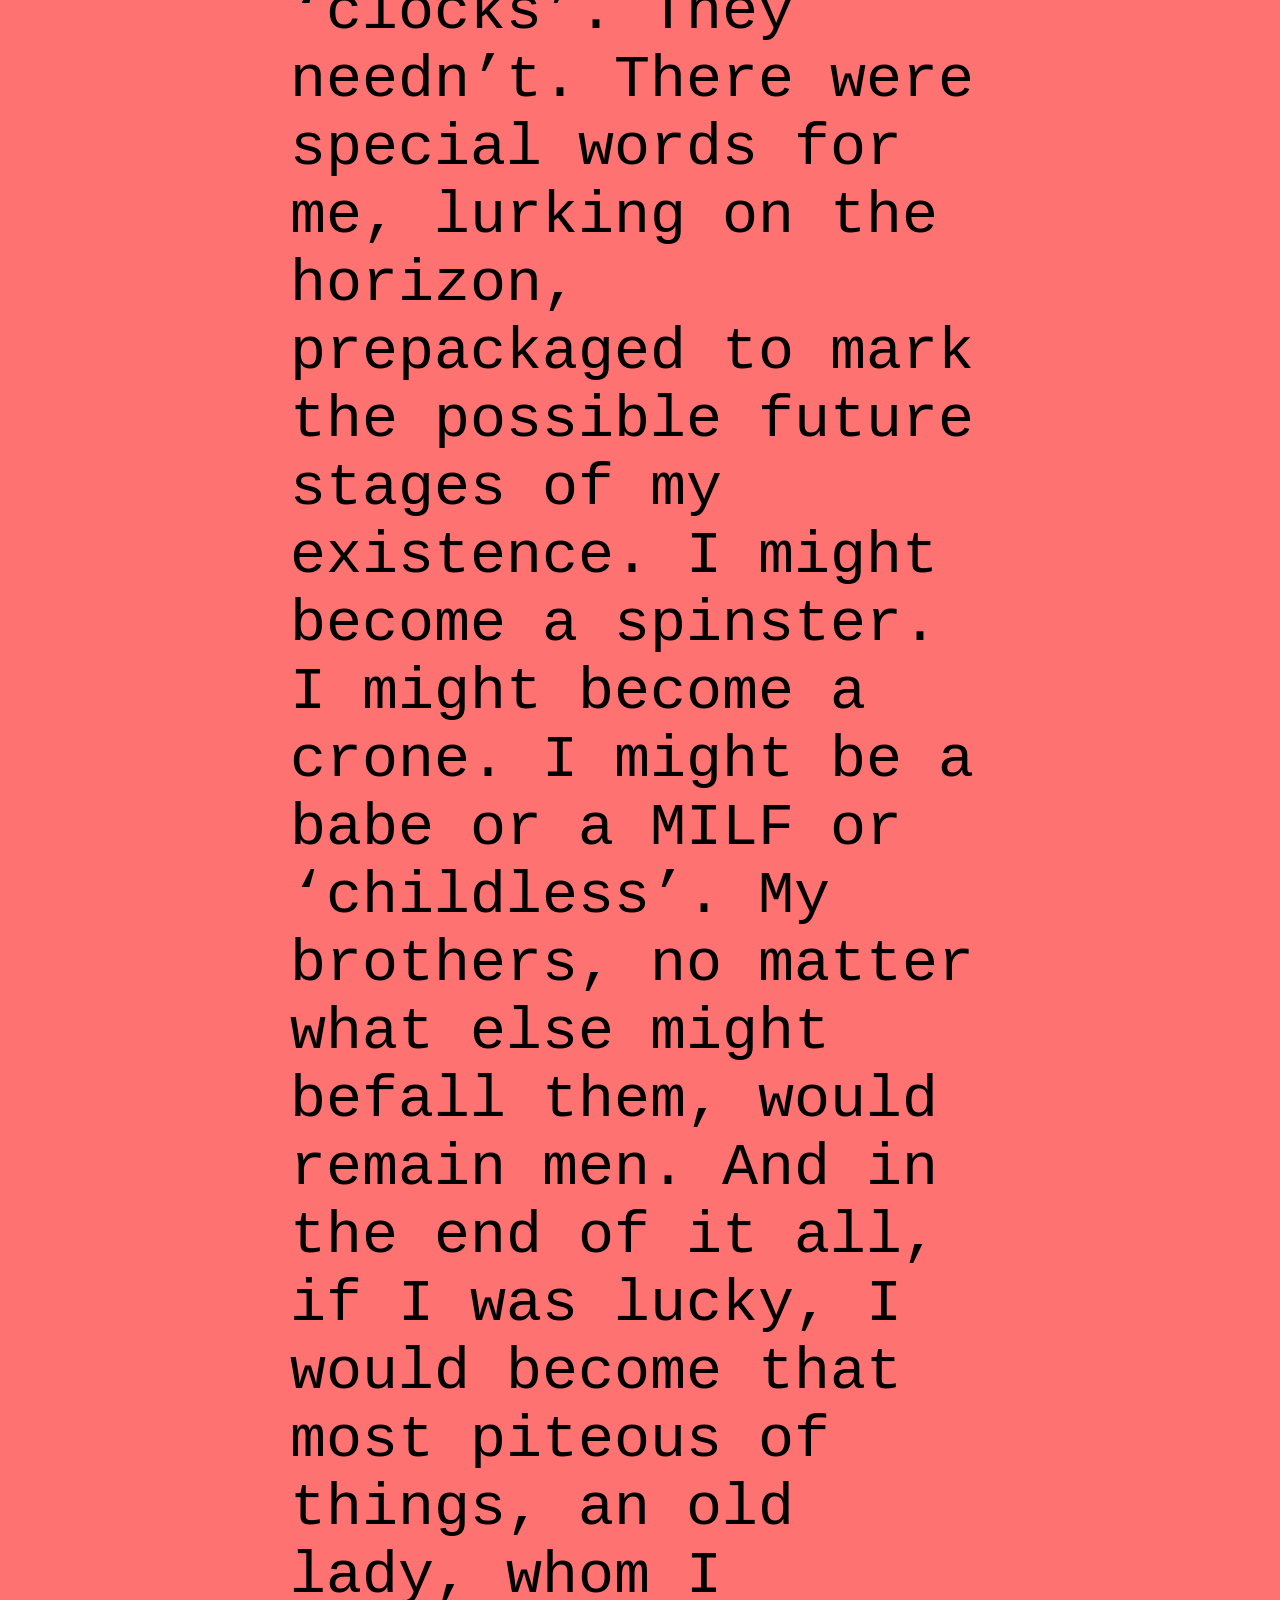
<file: exercises/mediaqueries/index.html>
<!DOCTYPE html>
<head>
  <meta charset="utf-8">
  <meta name="viewport" content="width=device-width, initial-scale=1">
  <title>Layouts and Responsive Design</title>
  <link rel="stylesheet" type="text/css" href="main.css">
</head>
<body>
  <div class="container">
    <div class="title">
      <h1>Peonies</h1>
      <h2>Zadie Smith</h2>
    </div>

<img src="peony.jpg" alt="A peony">

    <div class="content">
      <p>
        Just before I left New York, I found myself in an unexpected position: clinging to the bars of the Jefferson Market Garden, looking in. A moment before I’d been on the run as usual, intending to exploit two minutes of time I’d carved out of the forty-five-minute increments into which, back then, I divided my days. Each block of time packed tight and levelled off precisely, like a child prepping a sandcastle. Two ‘free’ minutes meant a macchiato. (In an ideal, cashless world, if nobody spoke to me.) In those days, the sharp end of my spade was primed against chatty baristas, overly friendly mothers, needy students, curious readers – anyone I considered a threat to the programme. Oh, I was very well defended. But this was a sneak attack . . . by horticulture. Tulips. Springing up in a little city garden, from a triangle of soil where three roads met. Not a very sophisticated flower – a child could draw it – and these were garish: pink with orange highlights. Even as I was peering in at them I wished they were peonies.
      </p>
      <p>
        City born, city bred, I wasn’t aware of having an especially keen interest in flowers – at least no interest strong enough to forgo coffee. But my fingers were curled around those iron bars. I wasn’t letting go. Nor was I alone. Either side of Jefferson stood two other women, both around my age, staring through the bars. The day was cold, bright, blue. Not a cloud between the World Trade and the old seven-digit painted phone number for Bigelow’s. We all had somewhere to be. But some powerful instinct had drawn us here, and the predatory way we were ogling those tulips put me in mind of Nabokov, describing the supposed genesis of Lolita: ‘As far as I can recall, the initial shiver of inspiration was somehow prompted by a newspaper story about an ape in the Jardin des Plantes, who, after months of coaxing by a scientist, produced the first drawing ever charcoaled by an animal: this sketch showed the bars of the poor creature’s cage.’ I’ve always been interested in that quote – without believing a word of it. (Something inspired Lolita. I’m certain no primates were involved.) The scientist offers the piece of charcoal expecting or hoping for a transcendent revelation about this ape, but the revelation turns out to be one of contingency, of a certain set of circumstances – of things as they happen to be. The ape is caged in by its nature, by its instincts, and by its circumstance. (Which of these takes the primary role is for zoologists to debate.) So it goes. I didn’t need a Freudian to tell me that three middle-aged women, teetering at the brink of peri-menopause, had been drawn to a gaudy symbol of fertility and renewal in the middle of a barren concrete metropolis . . . and, indeed, when we three spotted each other there were shamefaced smiles all round. But in my case the shame was not what it would have once been, back in the day – back when I first read Lolita, as a young woman. At that time, the cage of my circumstance, in my mind, was my gender. Not its actuality – I liked my body well enough. What I didn’t like was what I thought it signified: that I was tied to my ‘nature’, to my animal body – to the whole simian realm of instinct – and far more elementally so than, say, my brothers. I had ‘cycles’. They did not. I was to pay attention to ‘clocks’. They needn’t. There were special words for me, lurking on the horizon, prepackaged to mark the possible future stages of my existence. I might become a spinster. I might become a crone. I might be a babe or a MILF or ‘childless’. My brothers, no matter what else might befall them, would remain men. And in the end of it all, if I was lucky, I would become that most piteous of things, an old lady, whom I already understood was a figure everybody felt free to patronize, even children.
      </p>
      <p>
        ‘(You Make Me Feel Like) A Natural Woman’ – I used to listen to that song and try to imagine its counterpart. You could make someone feel like a ‘real’ man – no doubt its own kind of cage – but never a natural one. A man was a man was a man. He bent nature to his will. He did not submit to it, except in death. Submission to nature was to be my realm, but I wanted no part of that, and so would refuse to keep any track whatsoever of my menstrual cycle, preferring to cry on Monday and find out the (supposed) reason for my tears on Tuesday. Yes, much better this than to properly prepare for a blue Monday or believe it in any way inevitable. My moods were my own. They had no reflection in nature. I refused to countenance the idea that anything about me might have a cyclic, monthly motion. And if I had children one day, I would have them ‘on my own timeline’, irrespective of how the bells were tolling on all those dreaded clocks in the women’s magazines. Of ‘broodiness’ I would hear nothing: I was not a hen. And if, when I was in my twenties, any bold Freudian had dared to suggest that my apartment – filled as it was with furry cushions and furry rugs and furry bolsters, furry throws and furry footstools – in any sense implied a sublimated desire for animal company, or that I was subconsciously feathering my nest in expectation of new life, well, I would have shown that impertinent Freudian the door. I was a woman, but not that kind of woman. ‘Internalized misogyny’, I suppose they’d call all of the above now. I have no better term. But at the hot core of it there was an obsession with control, common amongst my people (writers).
      </p>
  </div>
</div>
</body>
</html>
</file>
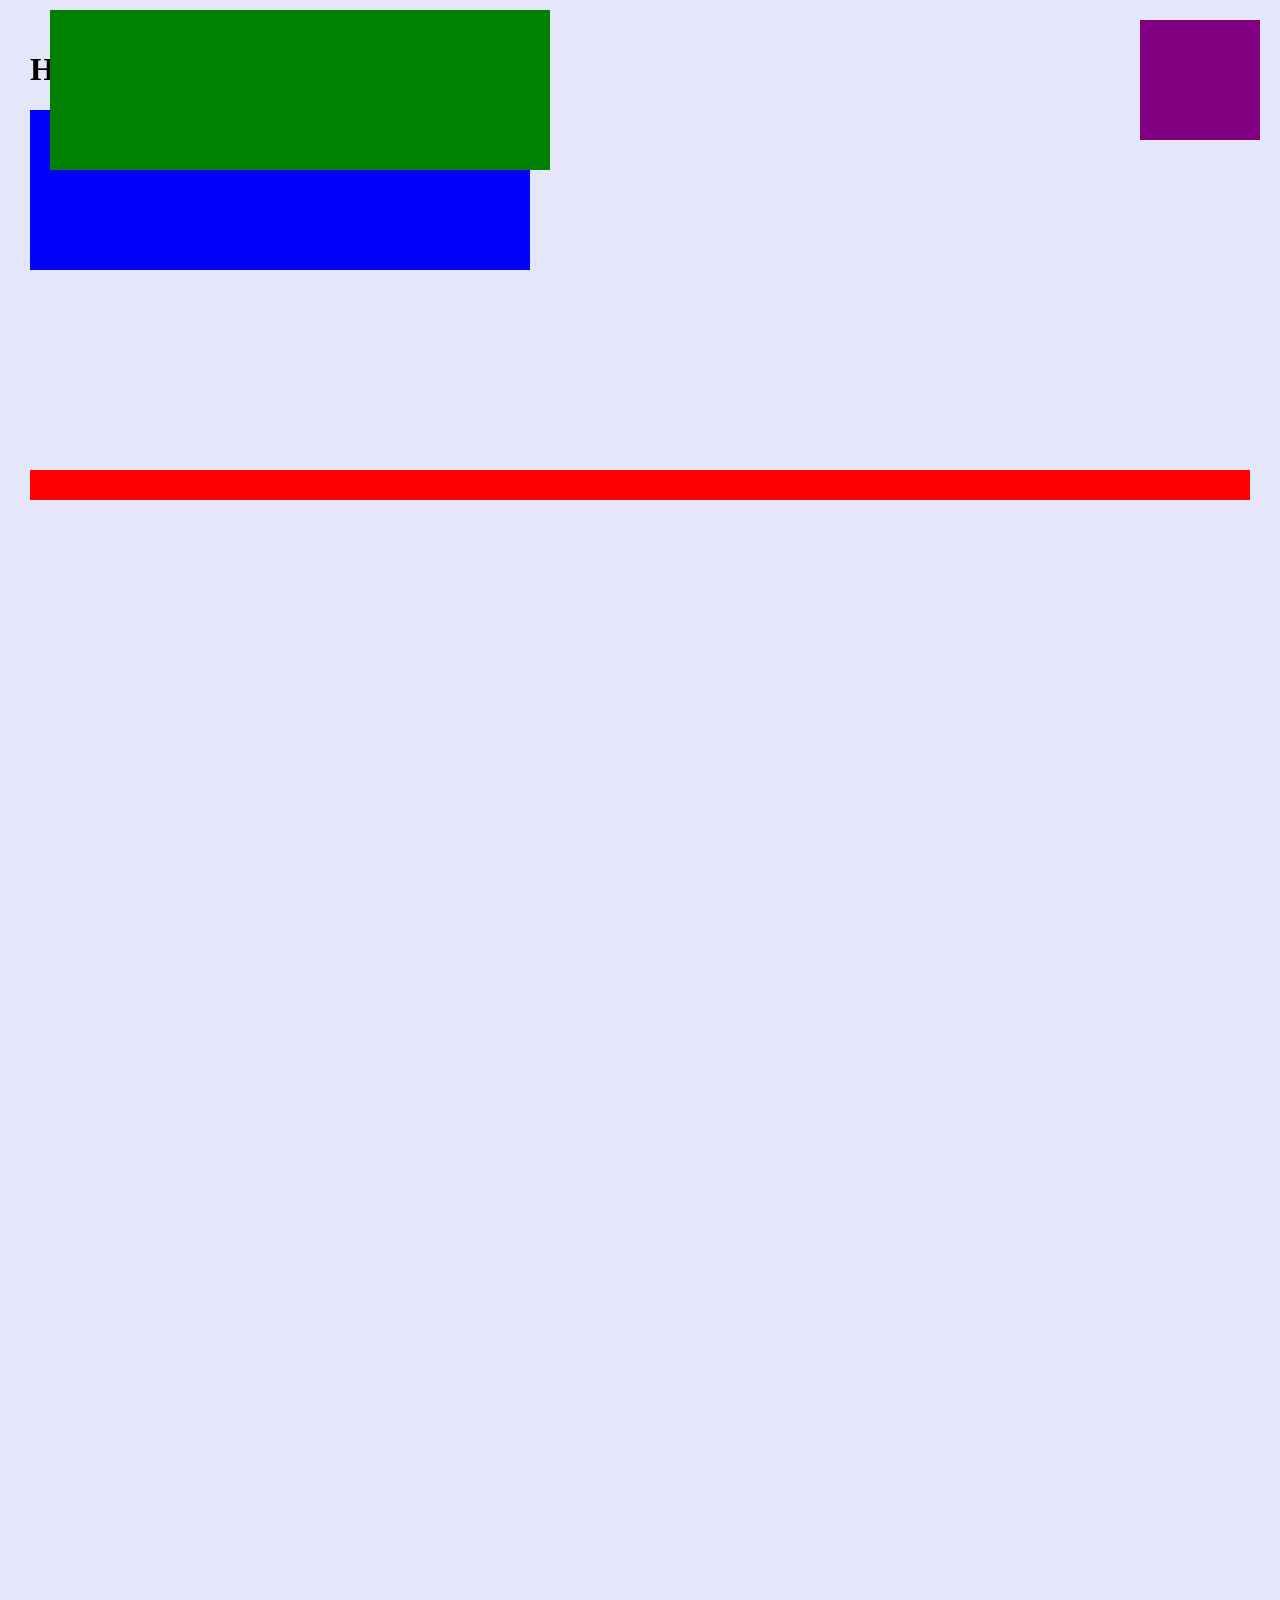
<file: exercises/positioning/index.html>
<!DOCTYPE html>
<html lang="en">
<head>
  <meta charset="utf-8">
  <meta name="viewport" content="width=device-width, initial-scale=1">
  <title>CSS Positioning Demo</title>
  <link rel="stylesheet" href="main.css">
</head>
<body>
  <h1 class="title">Hello</h1>
  <div class="static">
  </div>
 
<div class="relative">
    <div class="absolute">
    </div>
  </div>
  <div class="fixed">
  </div>
  <div class="sticky">
  </div>
</body>
</html>
</file>
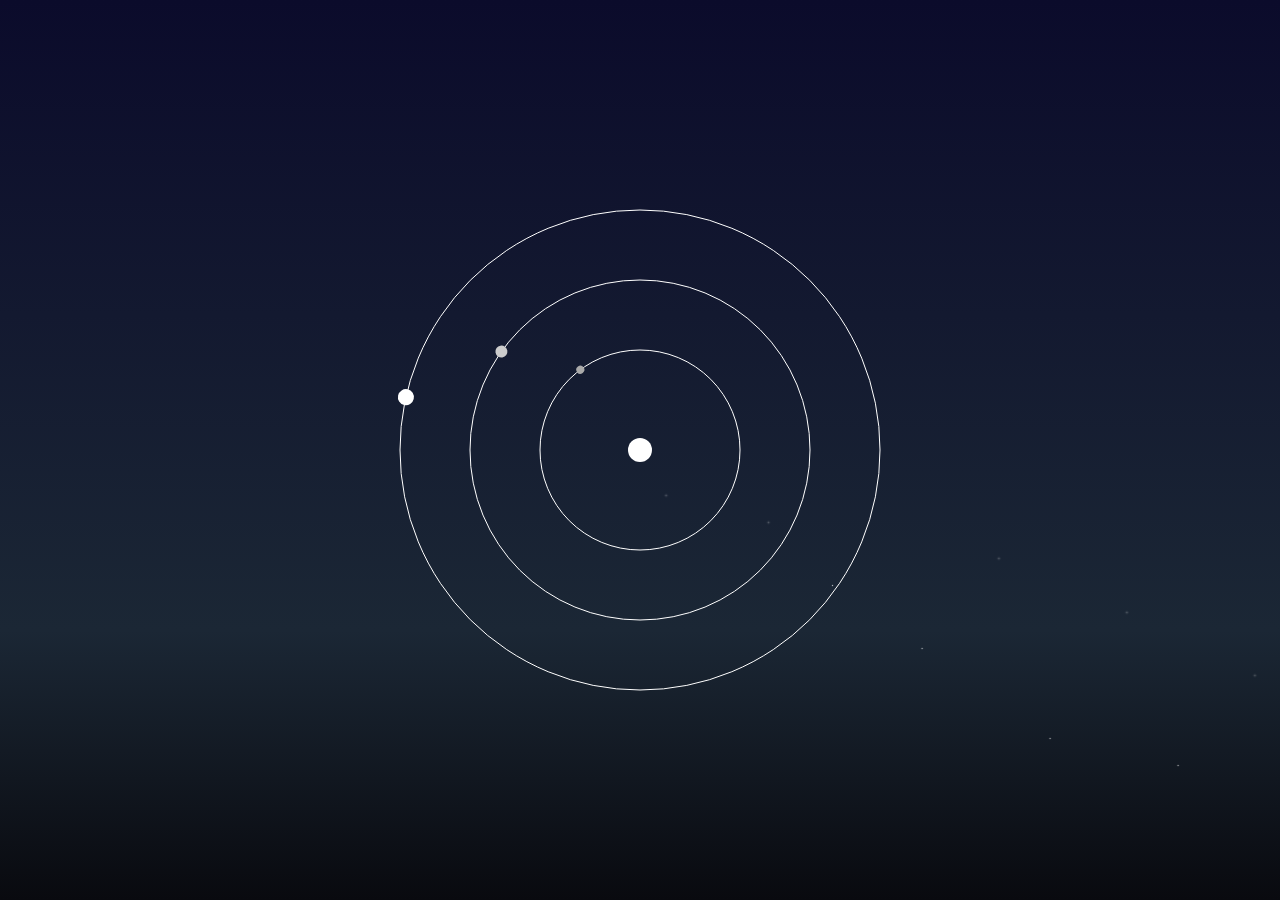
<file: projects/clock/index.html>
<!DOCTYPE html>
<html lang="en">
<head>
    <meta charset="UTF-8">
    <meta name="viewport" content="width=device-width, initial-scale=1.0">
    <title>Planet</title>
    <link rel="stylesheet" href="main.css">
</head>
<body>

    <svg viewBox="0 0 600 600">
        <circle cx="300" cy="300" r="100" fill="none" stroke="#fff" stroke-width="1" /> <!-- svg for the planets -->
        <circle cx="300" cy="300" r="170" fill="none" stroke="#fff" stroke-width="1" />
        <circle cx="300" cy="300" r="240" fill="none" stroke="#fff" stroke-width="1" />

        <circle cx="300" cy="300" r="12" fill="#fff" />

        <g id="orbit-seconds" class="planet" style="transform-origin: 300px 300px;">
            <circle cx="300" cy="200" r="4" fill="#aaa" />
        </g>

        <g id="orbit-minutes" class="planet" style="transform-origin: 300px 300px;">
            <circle cx="300" cy="130" r="6" fill="#ccc" />
        </g>

        <g id="orbit-hours" class="planet" style="transform-origin: 300px 300px;">
            <circle cx="300" cy="60" r="8" fill="#fff" />
        </g>
    </svg>
    <script src="main.js"></script>

    <div class="stars"></div>

    
</body>
</html>
</file>
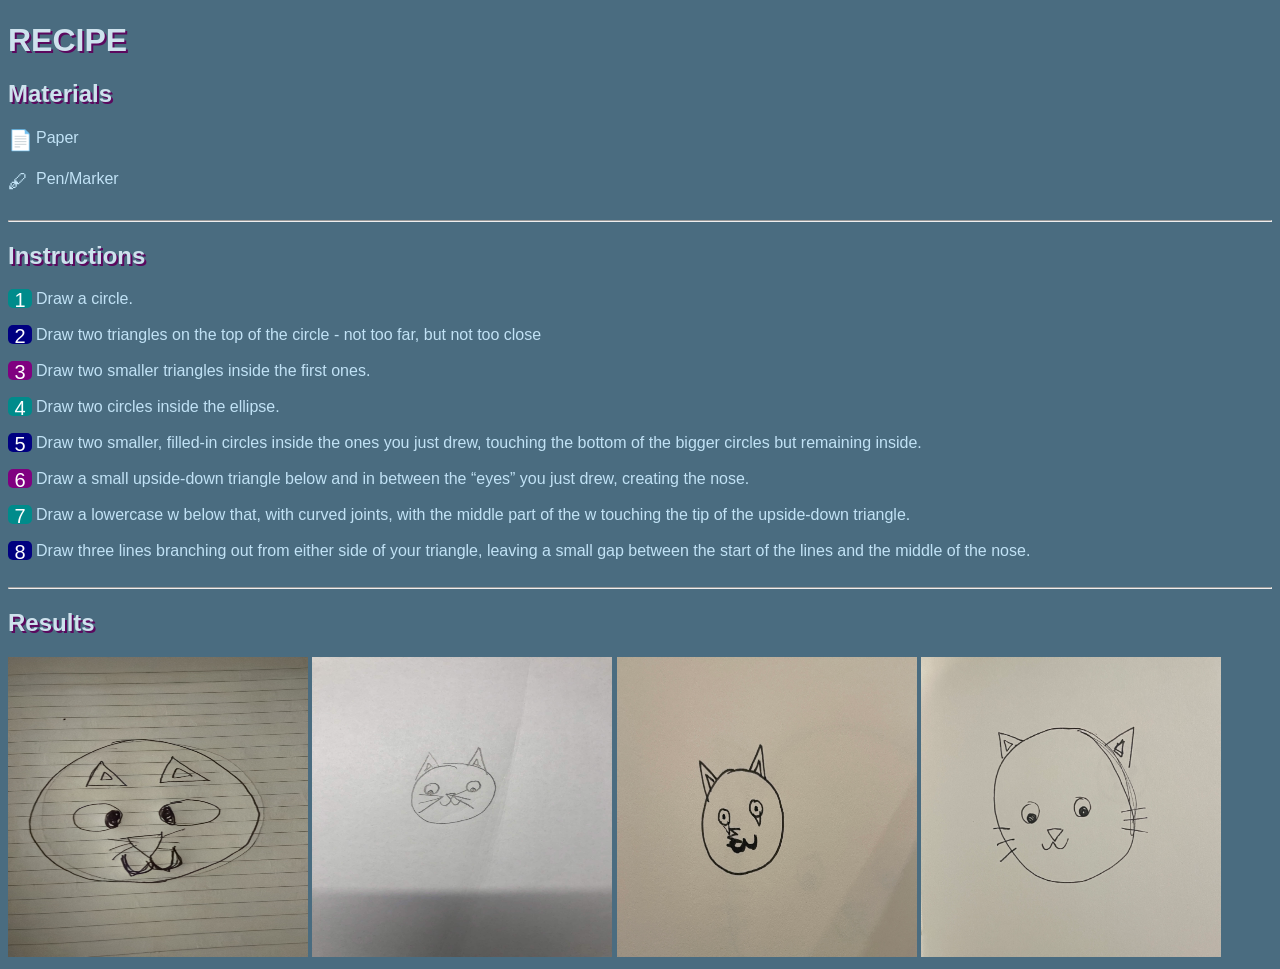
<file: projects/recipe/index.html>
<!DOCTYPE html>
<html>
<head>
	<meta charset="utf-8">
	<meta name="viewport" content="width=device-width, initial-scale=1">
	<link rel="stylesheet" href="main.css">
	<title>Recipe</title>
</head>
<body>
	<h1> RECIPE </h1>

	<h2> Materials </h2>
	<ul role="list">
  <li data-icon="📄">Paper</li>
  <li data-icon="🖋">Pen/Marker</li>
</ul>
<br>
<hr>
<h2> Instructions </h2>
<ol role="list">
	<li style="--li-bg: darkcyan"> Draw a circle.</li>
	<li style="--li-bg: navy"> Draw two triangles on the top of the circle - not too far, but not too close </li>
	<li> Draw two smaller triangles inside the first ones. </li>
	<li style="--li-bg: darkcyan"> Draw two circles inside the ellipse. </li>
	<li style="--li-bg: navy"> Draw two smaller, filled-in circles inside the ones you just drew, touching the bottom of the bigger circles but remaining inside. </li>
	<li> Draw a small upside-down triangle below and in between the “eyes” you just drew, creating the nose. </li>
	<li style="--li-bg: darkcyan"> Draw a lowercase w below that, with curved joints, with the middle part of the w touching the tip of the upside-down triangle. </li>
	<li style="--li-bg: navy"> Draw three lines branching out from either side of your triangle, leaving a small gap between the start of the lines and the middle of the nose. </li>
</ol>
<br>
<hr>
<h2> Results </h2>
<img src="imgs/catone.jpeg" width="300" height="300">
<img src="imgs/cattwo.jpg" width="300" height="300">
<img src="imgs/catthree.jpg" width="300" height="300">
<img src="imgs/catfour.jpg" width="300" height="300"
</body>
</html>
</file>
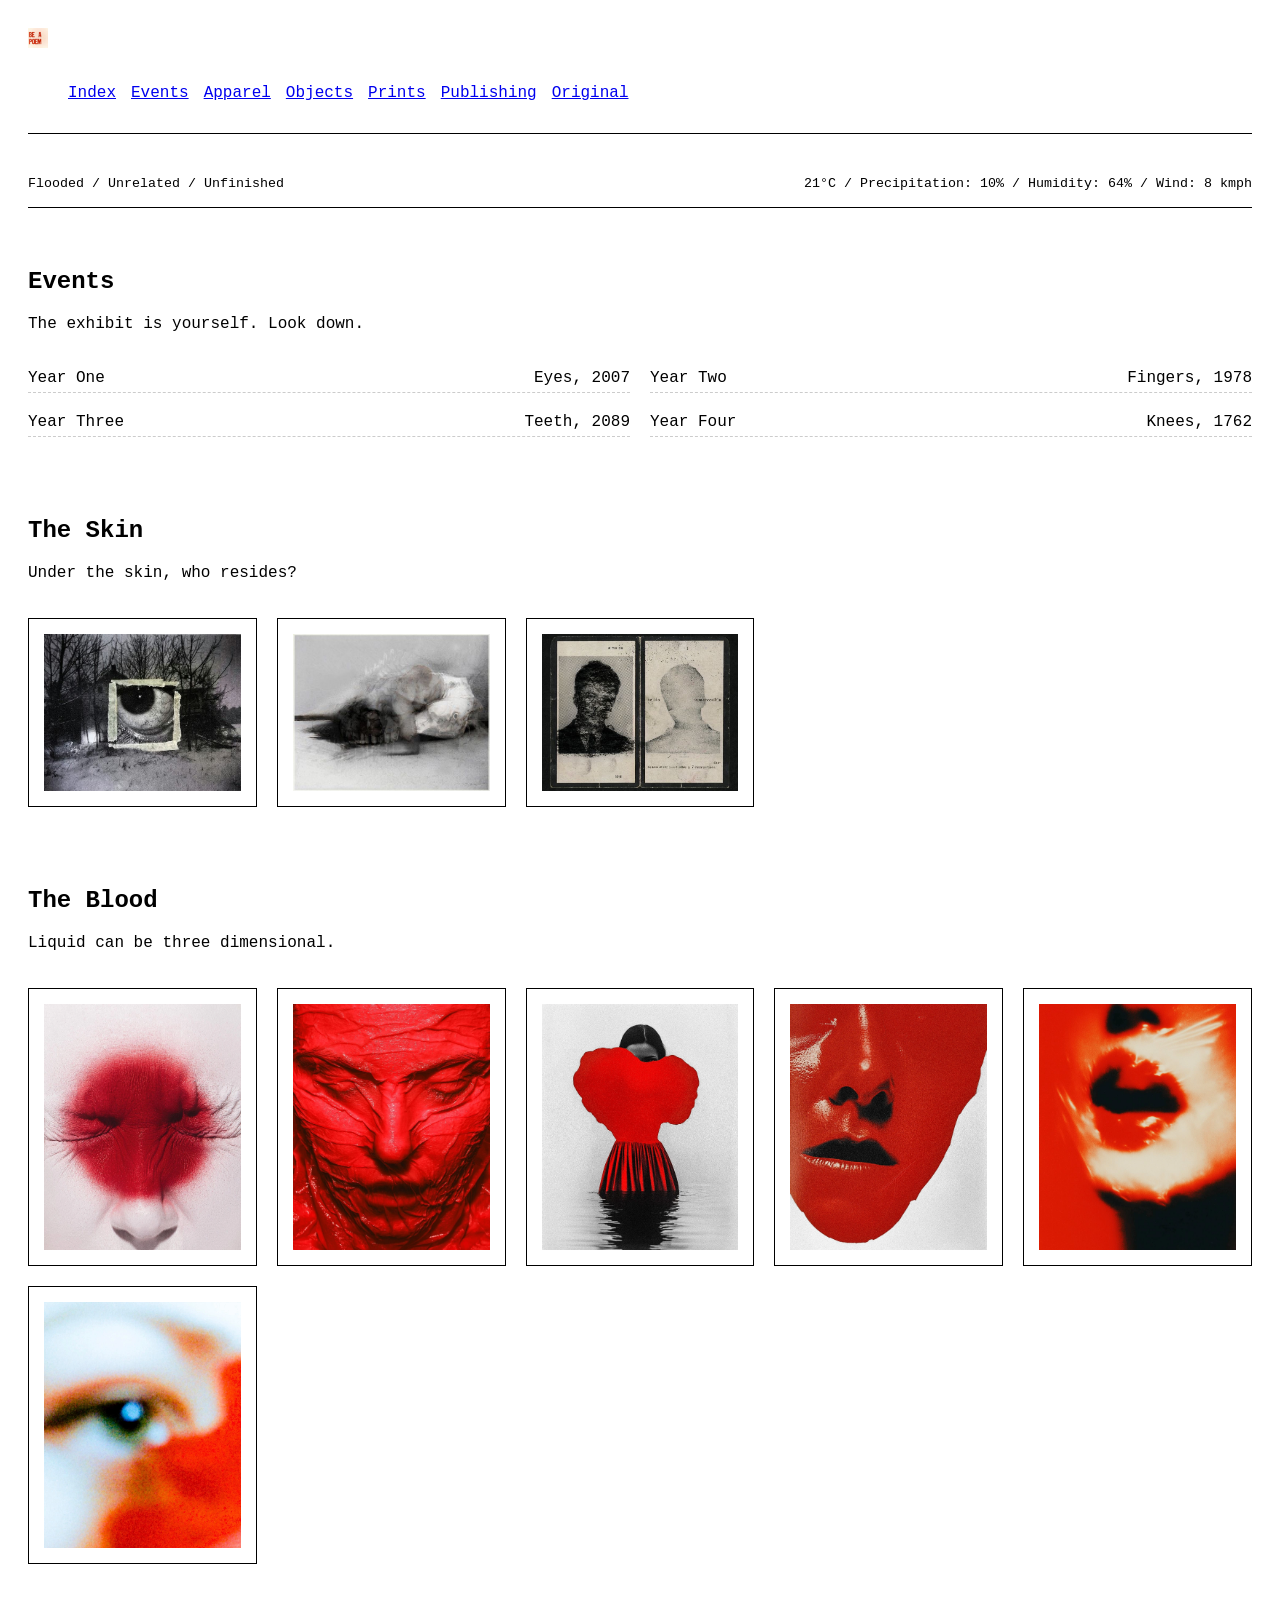
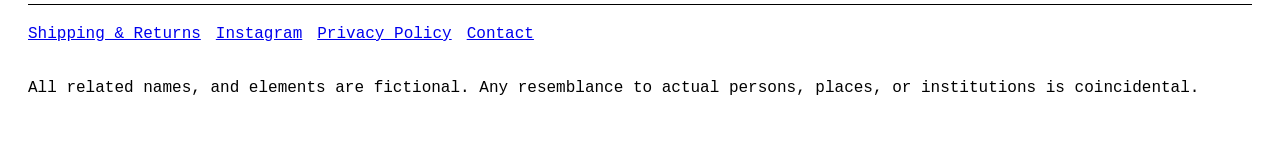
<file: projects/recreation/index.html>
<!DOCTYPE html>
<html lang="en">
<head>
<meta charset="UTF-8">
<meta name="viewport" content="width=device-width, initial-scale=1.0">
<title>Website Grid Recreation</title>
<link rel="stylesheet" href="main.css">
</head>
<body>
<header class="site-header">
    <div class="header-top">
        <div class="brand-logo"><img src="assets/logo.jpg" width="20px" height="20px"></div>
        <div class="search-toggle"></div>
    </div>
    <nav class="category-nav">
        <ul>
            <li><a href="#">Index</a></li>
            <li><a href="#">Events</a></li>
            <li><a href="#">Apparel</a></li>
            <li><a href="#">Objects</a></li>
            <li><a href="#">Prints</a></li>
            <li><a href="#">Publishing</a></li>
            <li><a href="https://www.mangkupurba.net/">Original</a></li>

        </ul>
    </nav>
</header>

<div class="info-bar">
    <div class="info-status"><small> Flooded / Unrelated / Unfinished </small></div>
    <div class="info-details"><small> 21°C / Precipitation: 10% / Humidity: 64% / Wind: 8 kmph </small></div>
</div>

<main class="content-stream">

    <section class="catalog-section">
        <div class="section-meta">
            <h2>Events</h2>
            <p>The exhibit is yourself. Look down.</p>
        </div>
        <div class="list-grid-2col">
            <div class="list-item"><span>Year One</span><span>Eyes, 2007</span></div>
            <div class="list-item"><span>Year Two</span><span>Fingers, 1978</span></div>
            <div class="list-item"><span>Year Three</span><span>Teeth, 2089</span></div>
            <div class="list-item"><span>Year Four</span><span>Knees, 1762</span></div>
        </div>
    </section>

    <section class="catalog-section">
        <div class="section-meta">
            <h2>The Skin</h2>
            <p>Under the skin, who resides?</p>
        </div>
        <div class="product-grid">
            <div class="product-card"><img src="assets/eye.jpg" width="100%" height="100%"></div>
            <div class="product-card"><img src="assets/curl.jpg" width="100%" height="100%"></div>
            <div class="product-card"><img src="assets/portrait.jpg" width="100%" height="100%"></div>
        </div>
    </section>

    <section class="catalog-section">
        <div class="section-meta">
            <h2>The Blood</h2>
            <p>Liquid can be three dimensional.</p>
        </div>
        <div class="product-grid">
            <div class="product-card"><img src="assets/one.jpg" width="100%" height="100%"></div>
            <div class="product-card"><img src="assets/two.jpg" width="100%" height="100%"></div>
            <div class="product-card"><img src="assets/three.jpg" width="100%" height="100%"></div>
            <div class="product-card"><img src="assets/four.jpg" width="100%" height="100%"></div>
            <div class="product-card"><img src="assets/five.jpg" width="100%" height="100%"></div>
            <div class="product-card"><img src="assets/six.jpg" width="100%" height="100%"></div>
        </div>
    </section>

</main>

<footer class="site-footer">
    <nav class="footer-links">
        <a href="#">Shipping & Returns</a>
        <a href="#">Instagram</a>
        <a href="#">Privacy Policy</a>
        <a href="#">Contact</a>
    </nav>
    <div class="footer-legal">
        <p>All related names, and elements are fictional.
Any resemblance to actual persons, places, or institutions is coincidental. </p>
    </div>
</footer>
</body>
</html>
</file>
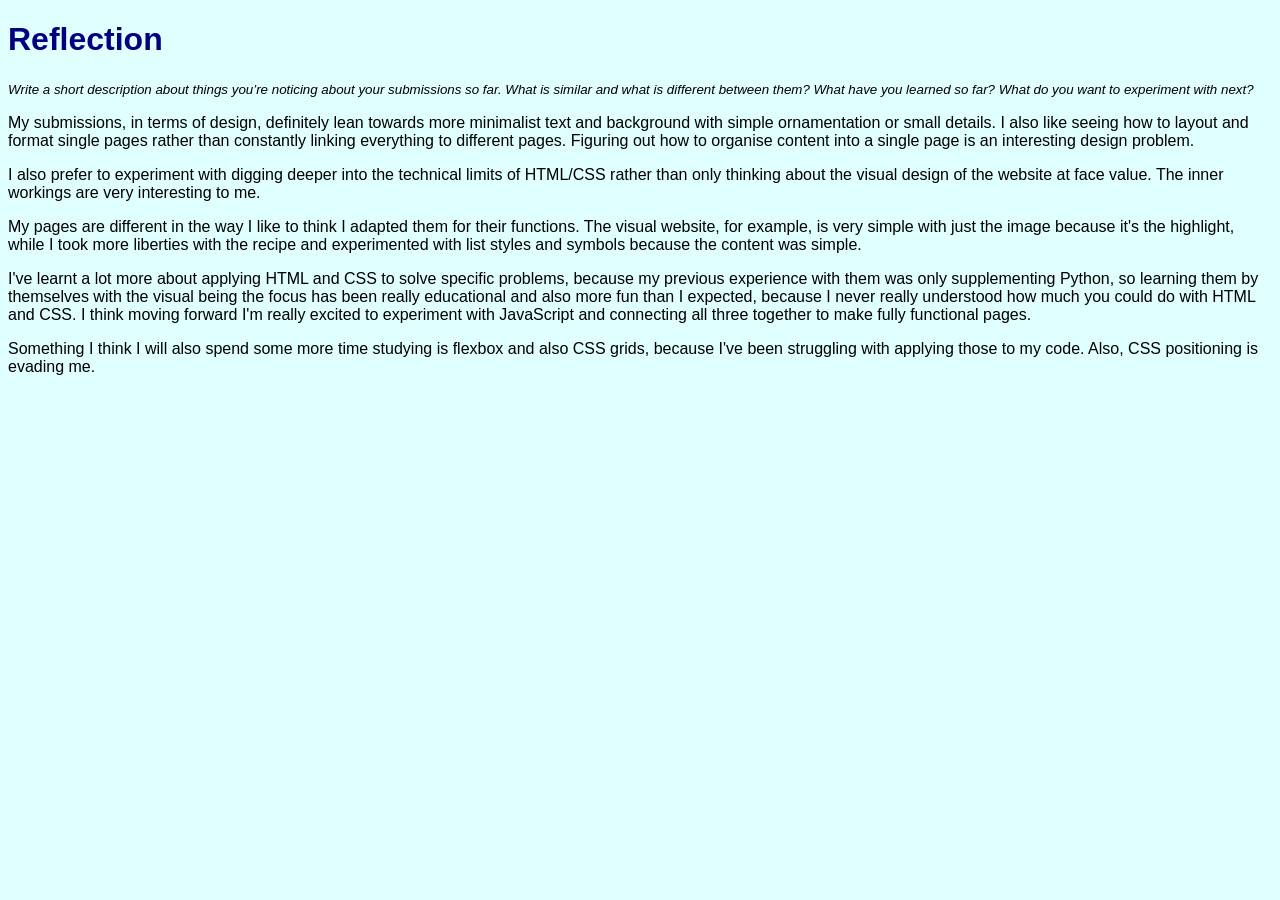
<file: projects/reflection/index.html>
<!DOCTYPE html>
<html>
<head>
	<meta charset="utf-8">
	<meta name="viewport" content="width=device-width, initial-scale=1">
	<link rel="stylesheet" href="main.css">
	<title>Reflection</title>
</head>
<body>
<h1> Reflection </h1>
<em class="question"> Write a short description about things you’re noticing about your submissions so far. What is similar and what is different between them? What have you learned so far? What do you want to experiment with next? </em>
<p> My submissions, in terms of design, definitely lean towards more minimalist text and background with simple ornamentation or small details. I also like seeing how to layout and format single pages rather than constantly linking everything to different pages. Figuring out how to organise content into a single page is an interesting design problem.</p>
<p> I also prefer to experiment with digging deeper into the technical limits of HTML/CSS rather than only thinking about the visual design of the website at face value. The inner workings are very interesting to me. </p>
<p> My pages are different in the way I like to think I adapted them for their functions. The visual website, for example, is very simple with just the image because it's the highlight, while I took more liberties with the recipe and experimented with list styles and symbols because the content was simple. </p>
<p> I've learnt a lot more about applying HTML and CSS to solve specific problems, because my previous experience with them was only supplementing Python, so learning them by themselves with the visual being the focus has been really educational and also more fun than I expected, because I never really understood how much you could do with HTML and CSS. I think moving forward I'm really excited to experiment with JavaScript and connecting all three together to make fully functional pages. </p>
<p> Something I think I will also spend some more time studying is flexbox and also CSS grids, because I've been struggling with applying those to my code. Also, CSS positioning is evading me. </p>

</body>
</html>
</file>
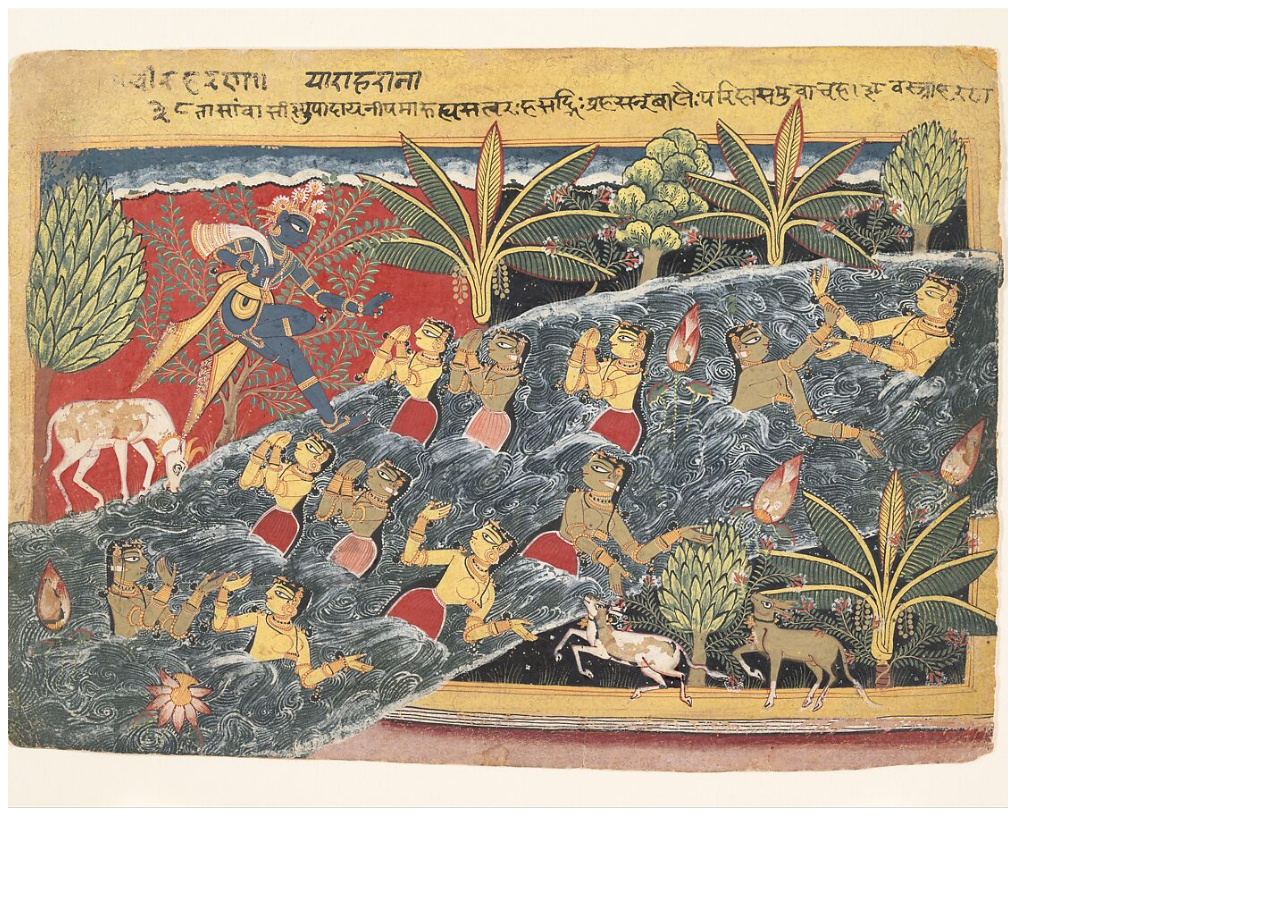
<file: projects/visual/index.html>
<!DOCTYPE html>
<html>
<head>
  <title>visual only</title>
  <link rel="stylesheet" type="text/css" href="main.css">
</head>
<body>
 <div class="magnifier-container">
<img src="assets/painting.jpg" alt="The Gopis Plead with Krishna to Return Their Clothing" class="base-image">

  <div class="grid-cell r1-c1"></div>
  <div class="grid-cell r1-c2"></div>
  <div class="grid-cell r1-c3"></div>
   <div class="grid-cell r1-c4"></div>
    <div class="grid-cell r1-c5"></div>
  
  <div class="grid-cell r2-c1"></div>
  <div class="grid-cell r2-c2"></div>
  <div class="grid-cell r2-c3"></div>
  <div class="grid-cell r2-c4"></div>
  <div class="grid-cell r2-c5"></div>
  
  <div class="grid-cell r3-c1"></div>
  <div class="grid-cell r3-c2"></div>
  <div class="grid-cell r3-c3"></div>
  <div class="grid-cell r3-c4"></div>
  <div class="grid-cell r3-c5"></div>

   <div class="grid-cell r4-c1"></div>
  <div class="grid-cell r4-c2"></div>
  <div class="grid-cell r4-c3"></div>
  <div class="grid-cell r4-c4"></div>
  <div class="grid-cell r4-c5"></div>

   <div class="grid-cell r5-c1"></div>
  <div class="grid-cell r5-c2"></div>
  <div class="grid-cell r5-c3"></div>
  <div class="grid-cell r5-c4"></div>
  <div class="grid-cell r5-c5"></div>

  <div class="lens"></div>
</div>
</body>
</html>
</file>
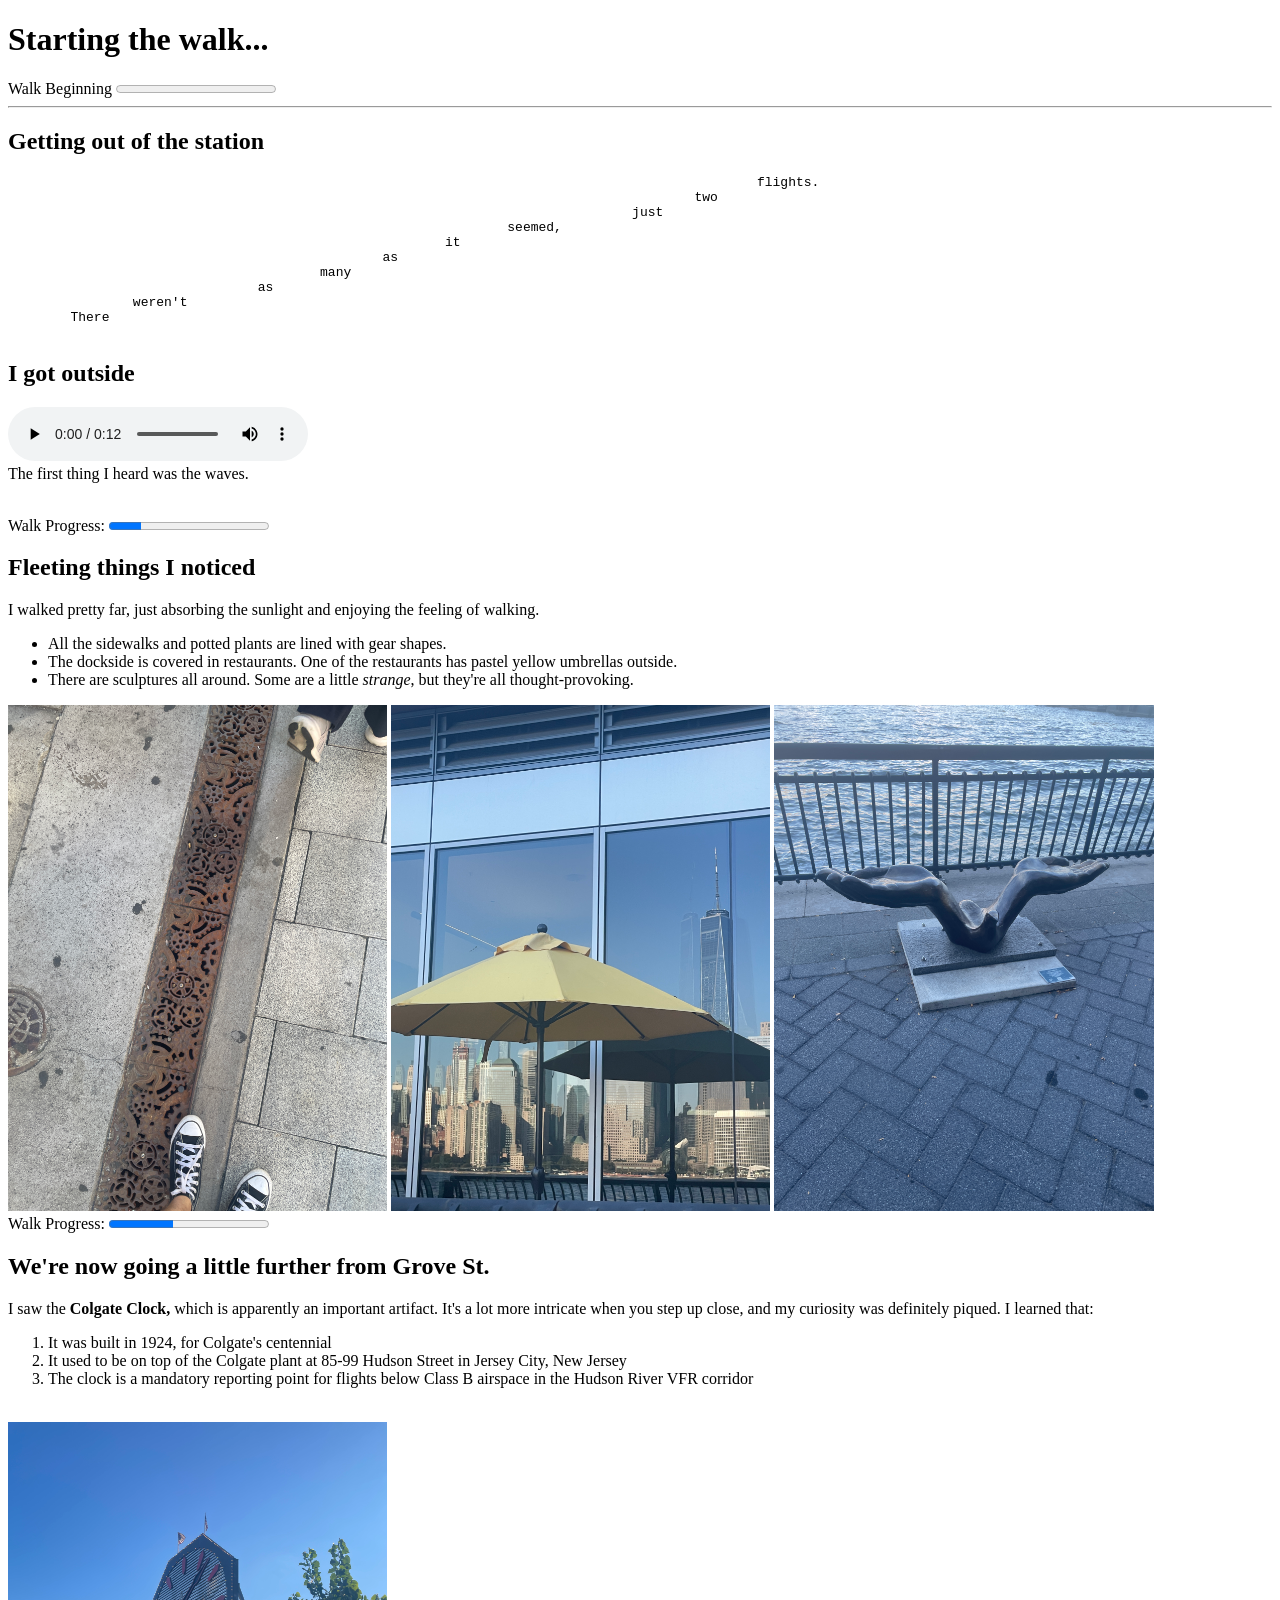
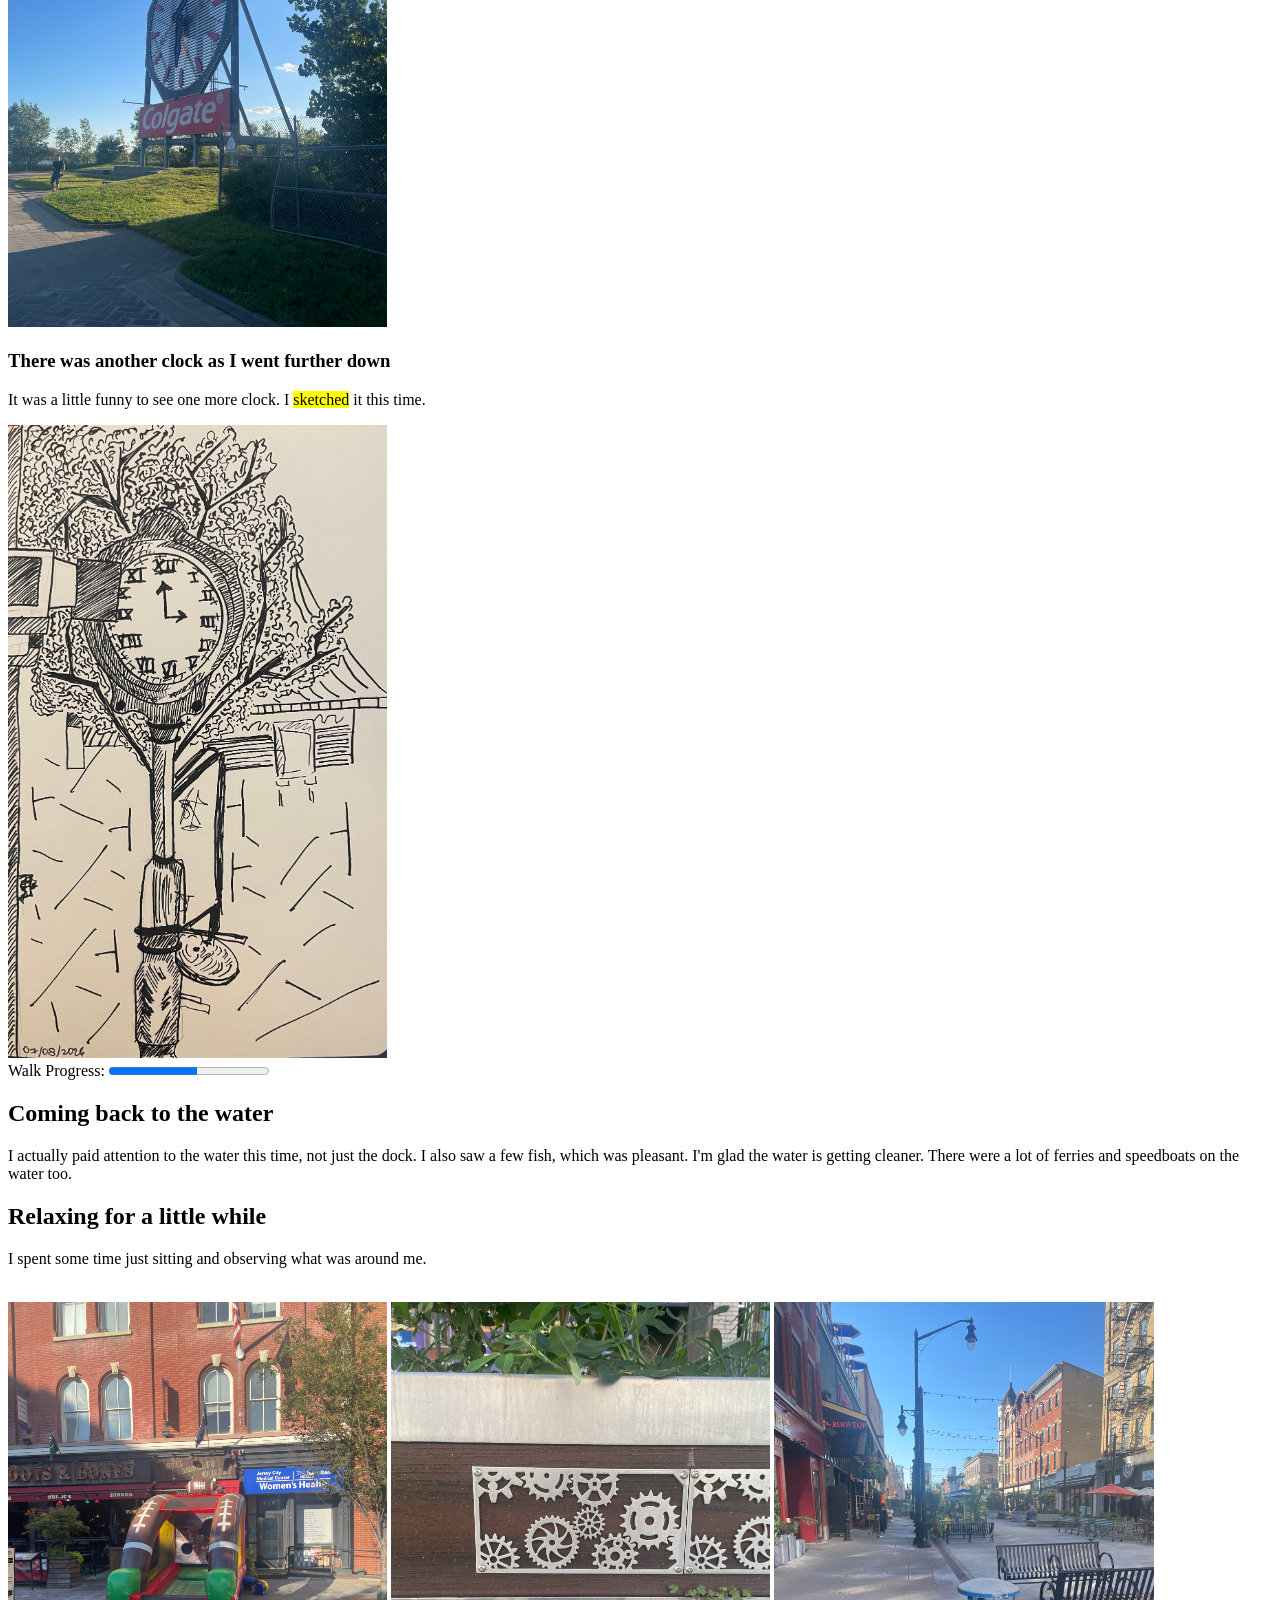
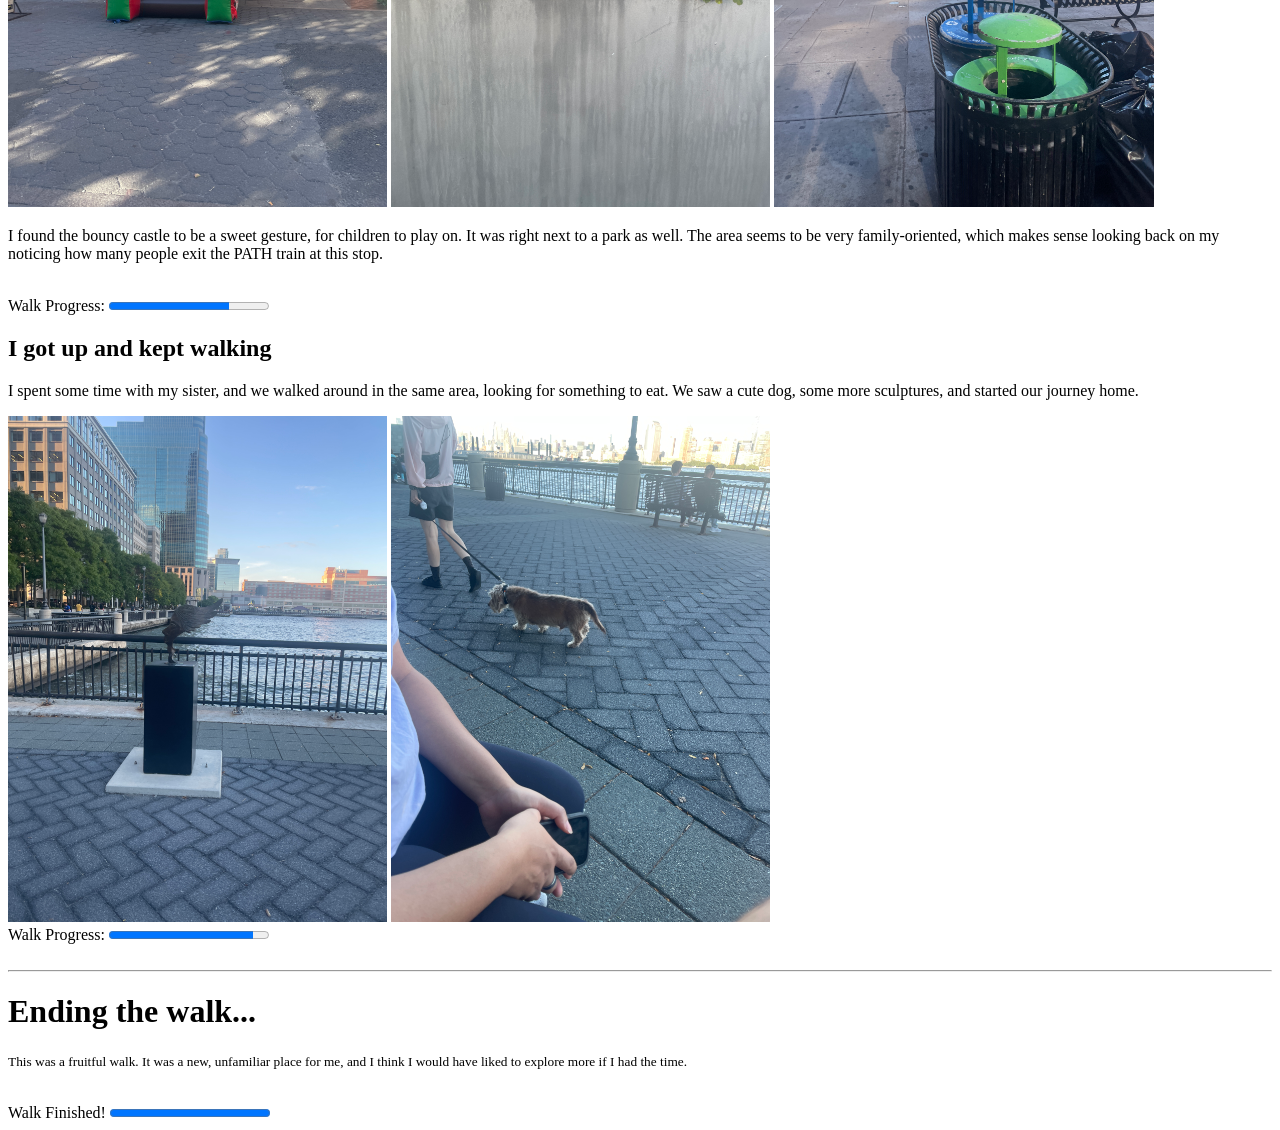
<file: projects/walk/index.html>
<!DOCTYPE html>
<html>
<head>
	<meta charset="utf-8">
	<meta name="viewport" content="width=device-width, initial-scale=1">
	<title>Walking from Grove St.</title>
</head>
<body>

<h1>Starting the walk...</h1>
<label for="file">Walk Beginning</label>
<progress id="file" max="100" value="0">70%</progress>

<br>
<hr>

<h2> Getting out of the station </h2>
  <pre>
  												flights.
  											two
  										just
  								seemed,
  							it		
  						as
  					many
  				as
  		weren't
  	There
 </pre>

  <section>
    <h2>I got outside</h2>
    <p>
      <audio controls>
  <source src="imgs/Waves.mp3" type="audio/mpeg">
  </audio>
  <br>
  The first thing I heard was the waves.
    </p>
    <br>
    <label for="file">Walk Progress:</label>
<progress id="file" max="100" value="20">70%</progress>
  </section>

  <section>
    <h2>Fleeting things I noticed</h2>
    <p> I walked pretty far, just absorbing the sunlight and enjoying the feeling of walking. </p>
    <ul>
      <li>All the sidewalks and potted plants are lined with gear shapes.</li>
      <li>The dockside is covered in restaurants. One of the restaurants has pastel yellow umbrellas outside. </li>
      <li>There are sculptures all around. Some are a little <em>strange</em>, but they're all thought-provoking.</li>
    </ul>
    <img src="imgs/sidewalk.JPG" alt="Sidewalk" style="width: 30%;">
	<img src="imgs/umbrella.JPG" alt="Umbrella" style="width: 30%;">
	<img src="imgs/dove_sculpture.JPG" alt="Dove Sculpture" style="width: 30%;">
	<br>
	<label for="file">Walk Progress:</label>
<progress id="file" max="100" value="40">70%</progress>
  </section>

  <section>

    <h2>We're now going a little further from Grove St.</h2>
    <p>
      I saw the <strong>Colgate Clock,</strong> which is apparently an important artifact. It's a lot more intricate when you step up close, and my curiosity was definitely piqued. I learned that:
      <ol>
  <li>It was built in 1924, for Colgate's centennial</li>
  <li>It used to be on top of the Colgate plant at 85-99 Hudson Street in Jersey City, New Jersey</li>
  <li>The clock is a mandatory reporting point for flights below Class B airspace in the Hudson River VFR corridor</li>
</ol>
    </p>
    <br>
    <img src="imgs/colgate_clock.JPG" alt="Colgate Clock" style="width: 30%;">
<br>
    <h3>There was another clock as I went further down</h3>
    <p>
      It was a little funny to see one more clock. I <mark>sketched</mark> it this time. </p>
      <img src="imgs/sketch_1.jpg" alt="Sidewalk" style="width: 30%;">
      <br>
<label for="file">Walk Progress:</label>
<progress id="file" max="100" value="55">70%</progress>
  </section>

  <section>
    <h2>Coming back to the water</h2>
    <p> I actually paid attention to the water this time, not just the dock. I also saw a few fish, which was pleasant. I'm glad the water is getting cleaner. There were a lot of ferries and speedboats on the water too.</p>

    <h2> Relaxing for a little while </h2>
    <p> I spent some time just sitting and observing what was around me. </p>
    <br>
    <img src="imgs/bouncy_castle.JPG" alt="Sidewalk" style="width: 30%;">
	<img src="imgs/pot_wall.JPG" alt="Umbrella" style="width: 30%;">
	<img src="imgs/wide_shot.JPG" alt="Dove Sculpture" style="width: 30%;">
	<br>
	<p> I found the bouncy castle to be a sweet gesture, for children to play on. It was right next to a park as well. The area seems to be very family-oriented, which makes sense looking back on my noticing how many people exit the PATH train at this stop. </p>
   <br>
   <label for="file">Walk Progress:</label>
<progress id="file" max="100" value="75">70%</progress>
  </section>

  <section>
    <h2>I got up and kept walking</h2>
    <p>
      I spent some time with my sister, and we walked around in the same area, looking for something to eat. We saw a cute dog, some more sculptures, and started our journey home.
    </p>
    <img src="imgs/sculpture_2.JPG" alt="Sculpture 2" style="width: 30%;">
	<img src="imgs/long_dog.JPG" alt="Long dog" style="width: 30%;">
    <br>
    <label for="file">Walk Progress:</label>
<progress id="file" max="100" value="90">70%</progress>
  </section>
<br>
<hr>
<h1> Ending the walk...</h1>
<p><small> This was a fruitful walk. It was a new, unfamiliar place for me, and I think I would have liked to explore more if I had the time.</small></p>
<br>
<label for="file">Walk Finished!</label>
<progress id="file" max="100" value="100">70%</progress>
</body>
</html>
</file>
<file: main.css>
.card-container {
  display: flex;
  flex-direction: column;
  gap: 24px;
  max-width: 480px;
  margin: 0 auto;
  padding: 16px;
}

.vertical-card {
  background: #ffffff;
  border-radius: 12px;
  box-shadow: 0 4px 12px rgba(0, 0, 0, 0.1);
  overflow: hidden;
  display: flex;
  flex-direction: column;
  transition: transform 0.2s ease, box-shadow 0.2s ease;
}

.vertical-card:hover {
  transform: translateY(-4px);
  box-shadow: 0 8px 24px rgba(0, 0, 0, 0.15);
}

.card-preview {
  width: 100%;
  height: 300px;
  position: relative;
  overflow: hidden;
  background: #f0f0f0;
}

.card-preview iframe {
  width: 100%;
  height: 100%;
  border: none;
  pointer-events: none; 
}

.card-footer {
  display: flex;
  justify-content: space-between;
  align-items: center;
  padding: 16px 20px;
}

.card-footer h3 {
  margin: 0;
  font-size: 1.1rem;
  font-family: sans-serif;
}

.card-footer a {
  text-decoration: none;
  background: pink;
  color: #fff;
  padding: 8px 14px;
  border-radius: 6px;
  font-size: 0.9rem;
  font-family: sans-serif;
}

body {
  font-family: sans-serif;
  background-color: pink;
}

h1 {
  font-size: 30px;
  padding: 0;
  text-align: center;
}
h2 {
  font-size: 10px;
  padding: 0;
  text-align: center;
}
</file>
<file: exercises/html-css-structure-analysis/main.css>
section {
  margin-top: 120px;
  scroll-margin-top: 40px;
}

#table-of-contents {
  margin: 80px 0;
}

.grid-col-2 {
  display: grid;

  /* Creates two equal columns */
  grid-template-columns: 1fr 1fr;

  /* Adds space between the columns */
  gap: 40px;
}

/* Prevents long code from breaking the layout */
pre {
  white-space: pre-wrap;
  overflow-wrap: anywhere;
}

/* Stacks the analysis sections on smaller screens */
@media (max-width: 700px) {
  .grid-col-2 {
    grid-template-columns: 1fr;
  }
}
</file>
<file: exercises/js_nov10/main.css>
body {
  margin: 0;
  background-color: black;
}

.wrapper {
  min-height: 100vh;
  display: flex;
  flex-direction: column;
  justify-content: center;
  align-items: center;
}

.mover {
  width: 10%;
  height: 600px;
}

.message {
  margin: 0;
  font-size: 24px;
  font-family: sans-serif;
}
</file>
<file: exercises/mediaqueries/main.css>
* {
  box-sizing: border-box;
}

body {
  margin: 0;
  padding: 50px;
  background-color: #ff7272;
  font-family: monospace;
}

.container {
  max-width: 700px;
  margin: 0 auto;
}

img {
  max-width: 100%;
  height: auto;
}


/* If the browser window is smaller than 650px, the background color will change to black and the text to white: */
@media (max-width: 650px) {
  body {
    background-color: black;
    color:  white;
  }
}


/* If the browser window is shorter than 650px,
the background will turn orange. */

@media (max-height: 650px) {
  body {
    background-color: orange;
  }
}


/* The body's font-size is smaller by default */
body {
  font-size: 16px;
}

/* Tablet breakpoint */
@media (min-width: 768px) {
  body {
    font-size: 40px;
  }
}

/* Desktop breakpoint */
@media (min-width: 992px) {
  body {
    font-size: 50px;
  }
}

/* Wide screen breakpoint */
@media (min-width: 1200px) {
  body {
    font-size: 60px;
  }
}


img {
  max-width: 100%;
  height: auto;
}
</file>
<file: exercises/positioning/main.css>
* {
  box-sizing: border-box;
}

body {
  min-height: 200vh;
  margin: 0;
  padding: 30px;
  background-color: lavender;
}

div {
  width: 500px;
  max-width: 100%;
  min-height: 160px;
  margin-bottom: 20px;
  padding: 20px;
}

.static {
  background-color: blue;
}*/


.relative {
  background-color: yellow;
  position: relative;
  top: 20px;
  left: 40px;
}


.absolute {
  position: absolute;
  background-color: green;
  top: 10px;
}


.sticky {
  background-color: red;
  position: sticky;
  top: 0;
  width: 100%;
  min-height: auto;
  padding: 15px;
  z-index: 5;
}

.fixed {
   background-color: purple;
  position: fixed;
  top: 20px;
  right: 20px;
 /* Changes size */
  width: 120px;
  min-height: 120px;
  margin: 0;
 /* Changes stacking order. */
  z-index: 10;
}
</file>
<file: projects/clock/main.css>
* {
            box-sizing: border-box;
            margin: 0;
            padding: 0;
        }
        body {
            background-color: #0a0a0c;
            display: flex;
            align-items: center;
            justify-content: center;
            min-height: 100vh;
            overflow: hidden;
        }
        svg {
            width: 90vmin;
            height: 90vmin;
            max-width: 600px;
            max-height: 600px;
        }
        

* {
  margin: 0;
  padding: 0;
  box-sizing: border-box;
}

body {
  min-height: 100vh;
  background: linear-gradient(to bottom, #0b0b2b, #1b2735 70%, #090a0f);
  overflow: hidden;
}

.stars {
  width: 1px;
  height: 1px;
  position: absolute;
  background: white;
  box-shadow: 2vw 5vh 2px white, 10vw 8vh 2px white, 15vw 15vh 1px white,
    22vw 22vh 1px white, 28vw 12vh 2px white, 32vw 32vh 1px white,
    38vw 18vh 2px white, 42vw 35vh 1px white, 48vw 25vh 2px white,
    53vw 42vh 1px white, 58vw 15vh 2px white, 63vw 38vh 1px white,
    68vw 28vh 2px white, 73vw 45vh 1px white, 78vw 32vh 2px white,
    83vw 48vh 1px white, 88vw 20vh 2px white, 93vw 52vh 1px white,
    98vw 35vh 2px white, 5vw 60vh 1px white, 12vw 65vh 2px white,
    18vw 72vh 1px white, 25vw 78vh 2px white, 30vw 85vh 1px white,
    35vw 68vh 2px white, 40vw 82vh 1px white, 45vw 92vh 2px white,
    50vw 75vh 1px white, 55vw 88vh 2px white, 60vw 95vh 1px white,
    65vw 72vh 2px white, 70vw 85vh 1px white, 75vw 78vh 2px white,
    80vw 92vh 1px white, 85vw 82vh 2px white, 90vw 88vh 1px white,
    95vw 75vh 2px white;
  animation: twinkle 8s infinite linear;
}


  100% {
    transform: translateX(120vw) translateY(50vh) rotate(25deg);
    opacity: 0;
  }
}

/* Additional twinkling stars with different animation timing */
.stars::after {
  content: "";
  position: absolute;
  width: 1px;
  height: 1px;
  background: white;
  box-shadow: 8vw 12vh 2px white, 16vw 18vh 1px white, 24vw 25vh 2px white,
    33vw 15vh 1px white, 41vw 28vh 2px white, 49vw 35vh 1px white,
    57vw 22vh 2px white, 65vw 42vh 1px white, 73vw 28vh 2px white,
    81vw 48vh 1px white, 89vw 32vh 2px white, 97vw 45vh 1px white,
    3vw 68vh 2px white, 11vw 75vh 1px white, 19vw 82vh 2px white,
    27vw 88vh 1px white, 35vw 72vh 2px white, 43vw 85vh 1px white,
    51vw 92vh 2px white, 59vw 78vh 1px white;
  animation: twinkle 6s infinite linear reverse;
}
</file>
<file: projects/recipe/main.css>
body { 
	font-family: sans-serif;
	background-color: #4a6c80;
	color: #c1e2f5;
 }
 h1 {
  color: #cee2ed;
    text-shadow: 2px 2px #5b085e;
    font-family: 'Helvetica Neue', sans-serif;
  
  margin-bottom: 0.5em;
  line-height: 1.2;
  font-size: 2em;
 }
 h2 {
 	color: #cee2ed;
 	  text-shadow: 2px 2px #5b085e;
 }
 ul li::before {
  content: attr(data-icon);
  /* Make slightly larger than the li font-size
  but smaller than the li gap */
  font-size: 1.25em;
}
li {
  display: grid;
  grid-template-columns: 0 1fr;
  gap: 1.75em;
  align-items: start;
  font-size: 1rem;
  line-height: 1.25;
}
ol,
ul {
  margin: 0;
  padding: 0;
  list-style: none;
  display: grid;
  gap: 1rem;
}

ol {
  counter-reset: orderedlist;
}

ol li::before {
  counter-increment: orderedlist;
  content: counter(orderedlist);
  font-family: sans-serif;
font-size: 1.25em;
line-height: 0.75;
width: 1.5rem;
padding-top: 0.25rem;
text-align: center;
color: #fff;
background-color: purple;
border-radius: 0.25em;
}
ol {
  --li-bg: purple;
}

ol li::before {
  background-color: var(--li-bg);
}

hr {
  color: ghostwhite;
}
</file>
<file: projects/recreation/main.css>
- {
margin: 0;
padding: 0;
box-sizing: border-box;
}

body {
font-family: monospace, sans-serif;
background-color: #ffffff;
color: #000000;
padding: 20px; 
display: flex;
flex-direction: column;
gap: 40px; 
}

.site-header {
display: flex;
flex-direction: column;
gap: 15px;
border-bottom: 1px solid #000000;
padding-bottom: 15px;
}

.header-top {
display: flex;
justify-content: space-between;
align-items: center;
}

.category-nav ul {
display: flex;
flex-wrap: wrap;
list-style: none;
gap: 15px;
}

.info-bar {
display: flex;
flex-direction: column;
gap: 5px;
border-bottom: 1px solid #000000;
padding-bottom: 15px;
}

.content-stream {
display: flex;
flex-direction: column;
gap: 60px; 
}

.catalog-section {
display: grid;
grid-template-columns: 1fr; 
gap: 20px;
}

.list-grid-2col {
display: grid;
grid-template-columns: 1fr;
gap: 10px;
}

.list-item {
display: flex;
justify-content: space-between; 
border-bottom: 1px dashed #cccccc;
padding-bottom: 5px;
}

.product-grid {
display: grid;
grid-template-columns: repeat(auto-fill, minmax(200px, 1fr));
gap: 20px;
}

.product-card {
border: 1px solid #000000;
min-height: 150px;
display: flex;
align-items: center;
justify-content: center;
padding: 15px;
}

.site-footer {
border-top: 1px solid #000000;
padding-top: 20px;
display: flex;
flex-direction: column;
gap: 20px;
}

.footer-links {
display: flex;
flex-wrap: wrap;
gap: 15px;
}

.footer-legal {
display: flex;
flex-direction: column;
gap: 10px;
}

@media (min-width: 768px) {
.info-bar {
flex-direction: row;
justify-content: space-between;
}

```
.catalog-section {
    grid-template-columns: 1fr 3fr; 
    gap: 40px;
}

.list-grid-2col {
    grid-template-columns: repeat(2, 1fr); 
    gap: 20px;
}
```

}
</file>
<file: projects/reflection/main.css>
body {
	font-family: sans-serif;
	background-color: lightcyan;
}
h1 {
	color: navy;
}
.question {
	font-size: smaller;
}
</file>
<file: projects/visual/main.css>
.magnifier-container {
position: relative;
width: 1000px;
height: 800px;
overflow: hidden;
cursor: zoom-in;
}

.base-image {
width: 100%;
height: 100%;
object-fit: cover;
}


.lens {
position: absolute;
width: 150px;
height: 150px;
border-radius: 50%;
border: 3px solid #fff;
box-shadow: 0 5px 15px rgba(0,0,0,0.3);
pointer-events: none; /* mouse touches the grid underneath */
opacity: 0;
transition: opacity 0.2s ease;
background-image: url('assets/painting.jpg'); 
background-size: 2000px 1600px;
}

.grid-cell {
  position: absolute;
  width: 20%;
  height: 20%;
  z-index: 2;
}

.r1-c1 { top: 0; left: 0; }
.r1-c2 { top: 0; left: 20%; }
.r1-c3 { top: 0; left: 40%; }
.r1-c4 { top: 0; left: 60%; }
.r1-c5 { top: 0; left: 80%; }

.r2-c1 { top: 20%; left: 0; }
.r2-c2 { top: 20%; left: 20%; }
.r2-c3 { top: 20%; left: 40%; }
.r2-c4 { top: 20%; left: 60%; }
.r2-c5 { top: 20%; left: 80%; }

.r3-c1 { top: 40%; left: 0; }
.r3-c2 { top: 40%; left: 20%; }
.r3-c3 { top: 40%; left: 40%; }
.r3-c4 { top: 40%; left: 60%; }
.r3-c5 { top: 40%; left: 80%; }

.r4-c1 { top: 60%; left: 0; }
.r4-c2 { top: 60%; left: 20%; }
.r4-c3 { top: 60%; left: 40%; }
.r4-c4 { top: 60%; left: 60%; }
.r4-c5 { top: 60%; left: 80%; }

.r5-c1 { top: 80%; left: 0; }
.r5-c2 { top: 80%; left: 20%; }
.r5-c3 { top: 80%; left: 40%; }
.r5-c4 { top: 80%; left: 60%; }
.r5-c5 { top: 80%; left: 80%; }


/* lens shows when you hover */
.grid-cell:hover ~ .lens { opacity: 1; }  


.r1-c1:hover ~ .lens { top: 50px; left: 100px; background-position: 0% 0%; }
.r1-c2:hover ~ .lens { top: 50px; left: 300px; background-position: 25% 0%; }
.r1-c3:hover ~ .lens { top: 50px; left: 500px; background-position: 50% 0%; }
.r1-c4:hover ~ .lens { top: 50px; left: 700px; background-position: 75% 0%; }
.r1-c5:hover ~ .lens { top: 50px; left: 900px; background-position: 100% 0%; }

.r2-c1:hover ~ .lens { top: 50px; left: 100px; background-position: 0% 25%; }
.r2-c2:hover ~ .lens { top: 50px; left: 300px; background-position: 25% 25%; }
.r2-c3:hover ~ .lens { top: 50px; left: 500px; background-position: 50% 25%; }
.r2-c4:hover ~ .lens { top: 50px; left: 700px; background-position: 75% 25%; }
.r2-c5:hover ~ .lens { top: 50px; left: 900px; background-position: 100% 25%; }

.r3-c1:hover ~ .lens { top: 400px; left: 100px; background-position: 0% 50%; }
.r3-c2:hover ~ .lens { top: 400px; left: 300px; background-position: 25% 50%; }
.r3-c3:hover ~ .lens { top: 400px; left: 500px; background-position: 50% 50%; }
.r3-c4:hover ~ .lens { top: 400px; left: 700px; background-position: 75% 50%; }
.r3-c5:hover ~ .lens { top: 400px; left: 900px; background-position: 100% 50%; }

.r4-c1:hover ~ .lens { top: 400px; left: 100px; background-position: 0% 75%; }
.r4-c2:hover ~ .lens { top: 400px; left: 300px; background-position: 25% 75%; }
.r4-c3:hover ~ .lens { top: 400px; left: 500px; background-position: 50% 75%; }
.r4-c4:hover ~ .lens { top: 400px; left: 700px; background-position: 75% 75%; }
.r4-c5:hover ~ .lens { top: 400px; left: 900px; background-position: 100% 75%; }

.r5-c1:hover ~ .lens { top: 400px; left: 100px; background-position: 0% 100%; }
.r5-c2:hover ~ .lens { top: 400px; left: 300px; background-position: 25% 100%; }
.r5-c3:hover ~ .lens { top: 400px; left: 500px; background-position: 50% 100%; }
.r5-c4:hover ~ .lens { top: 400px; left: 700px; background-position: 75% 100%; }
.r5-c5:hover ~ .lens { top: 400px; left: 900px; background-position: 100% 100%; }
</file>
